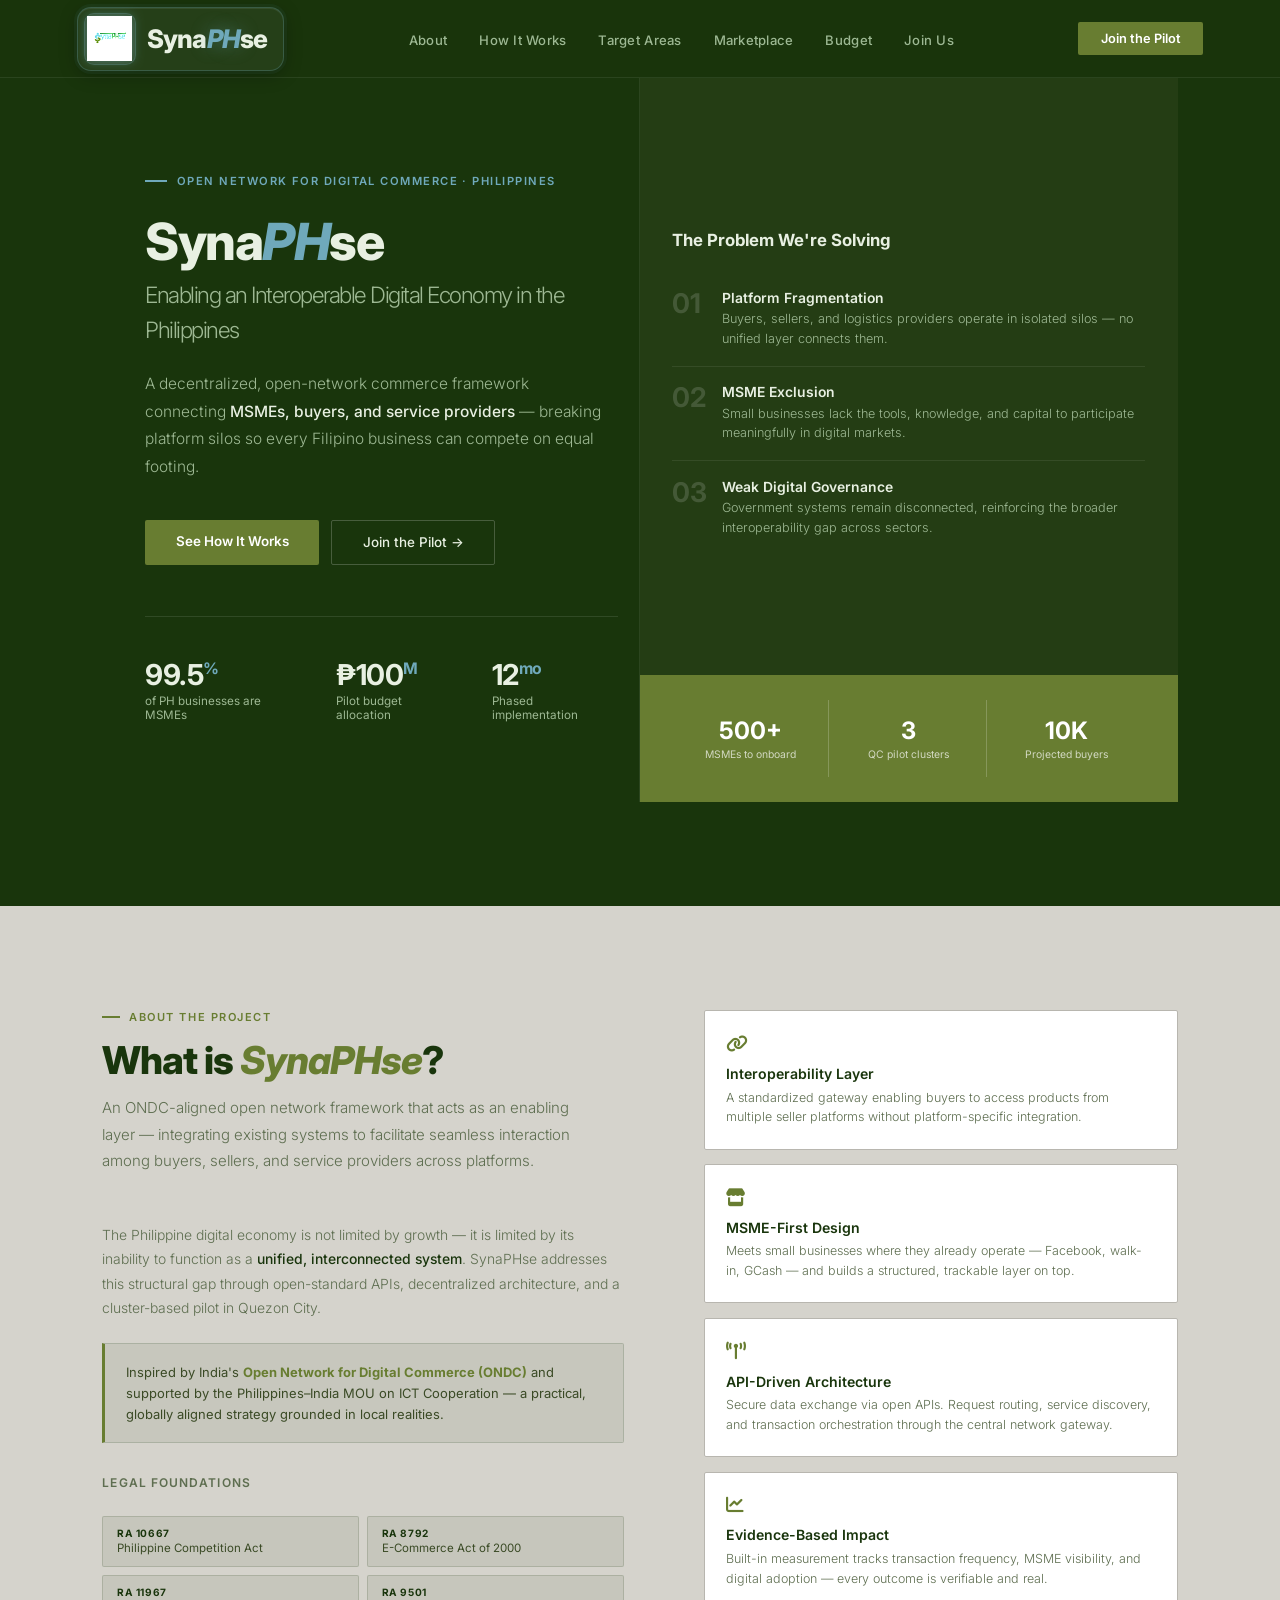
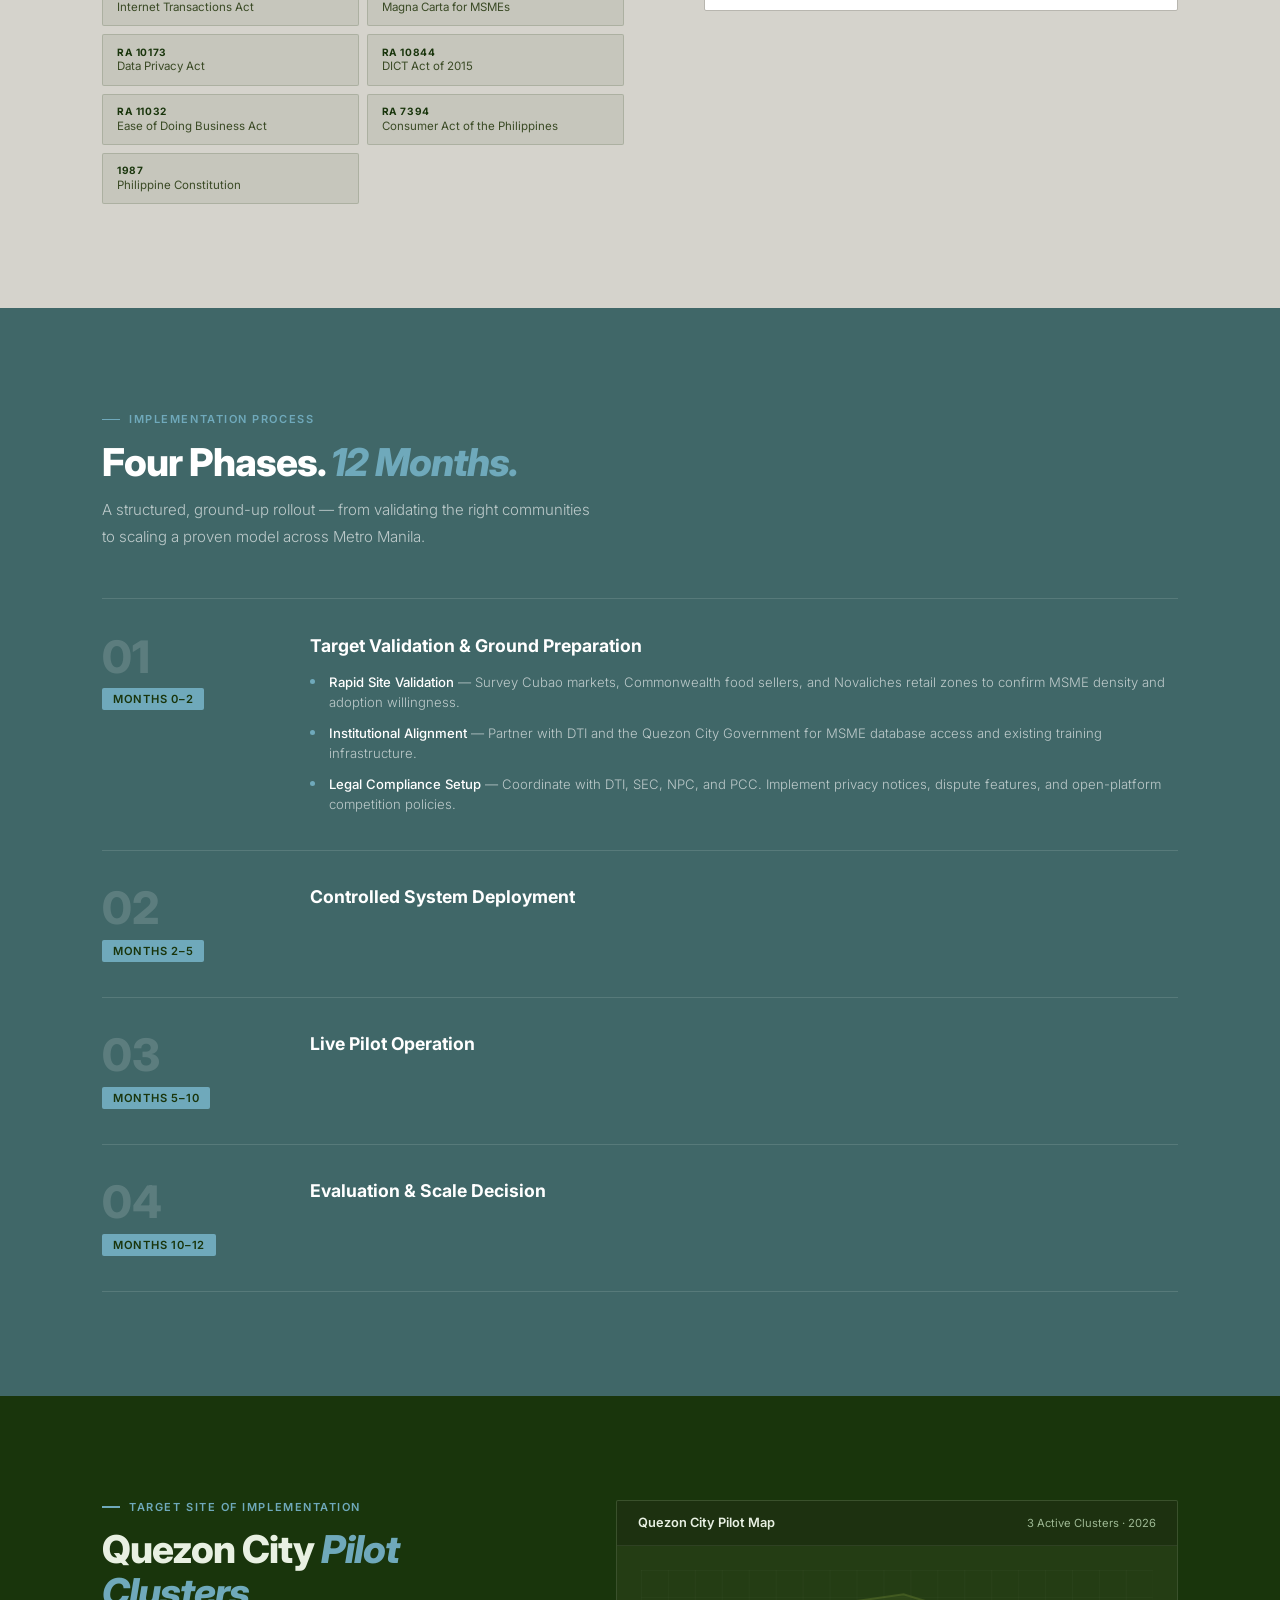
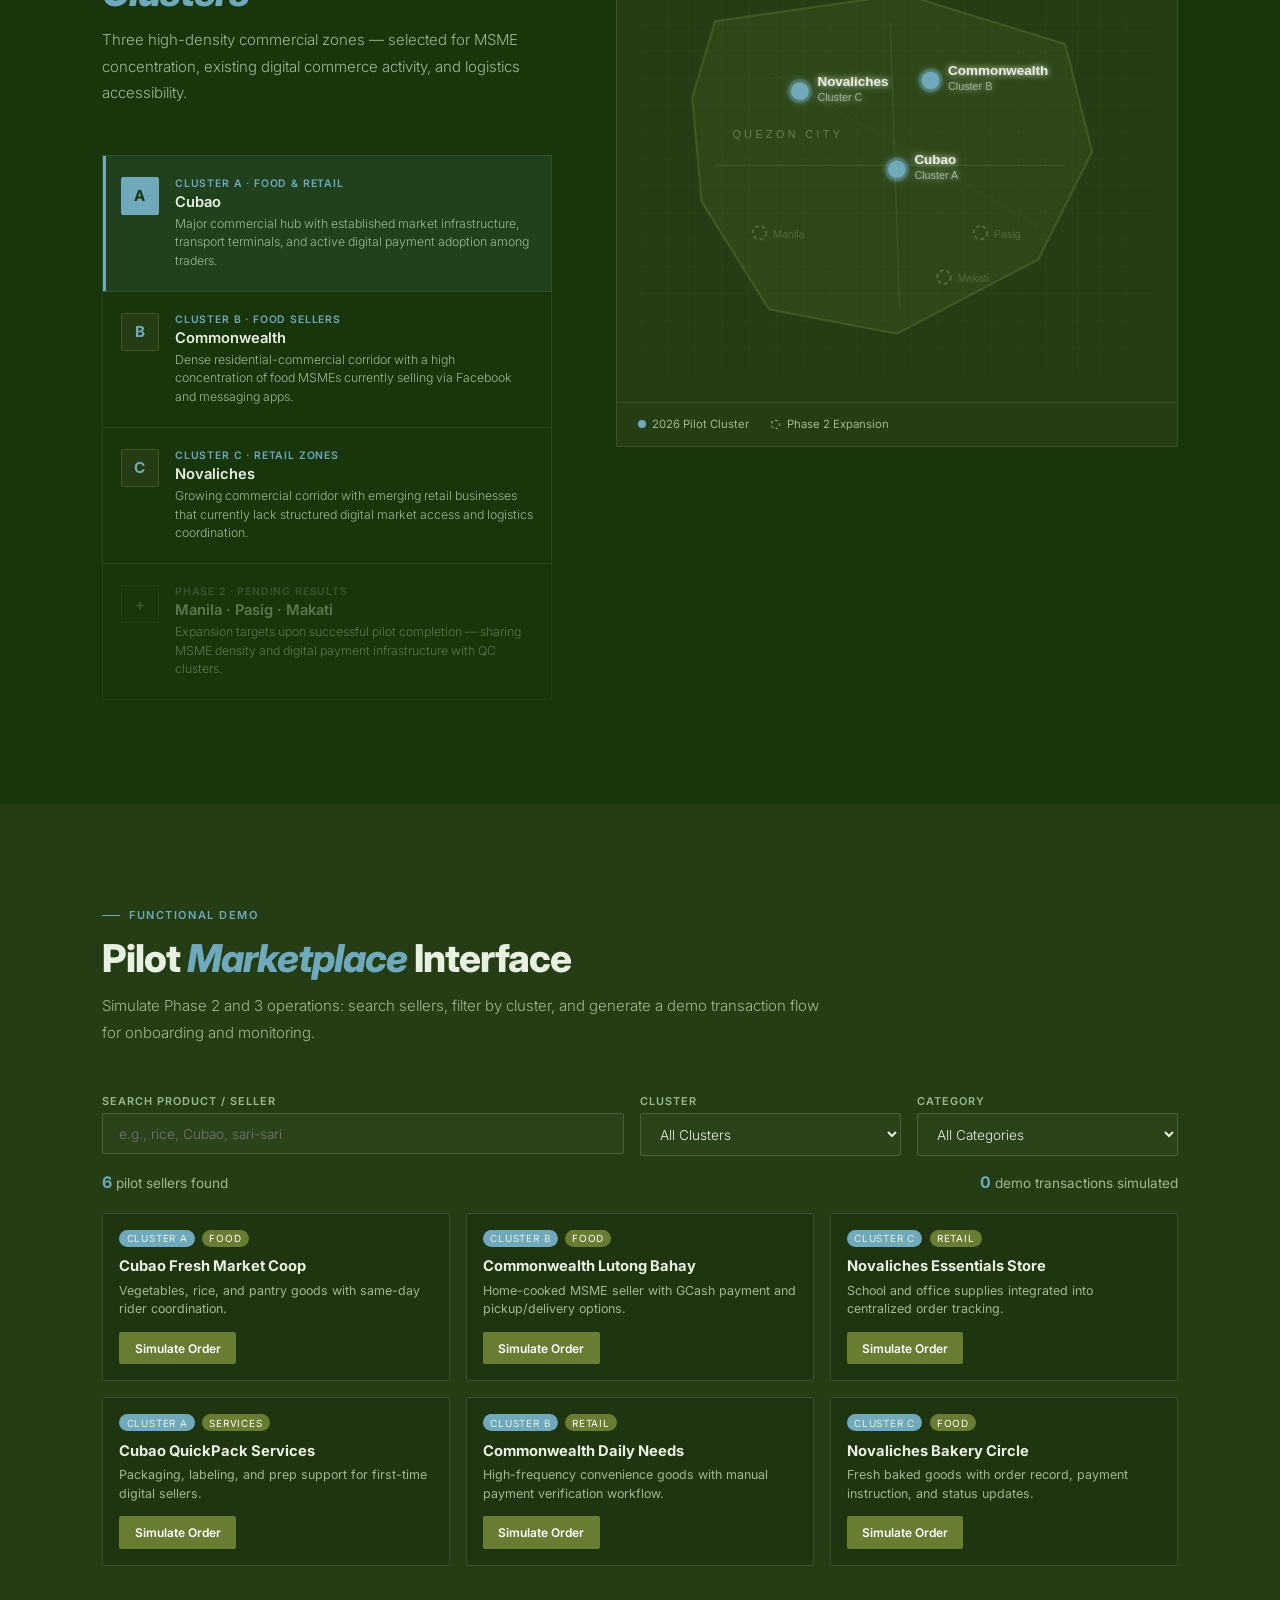
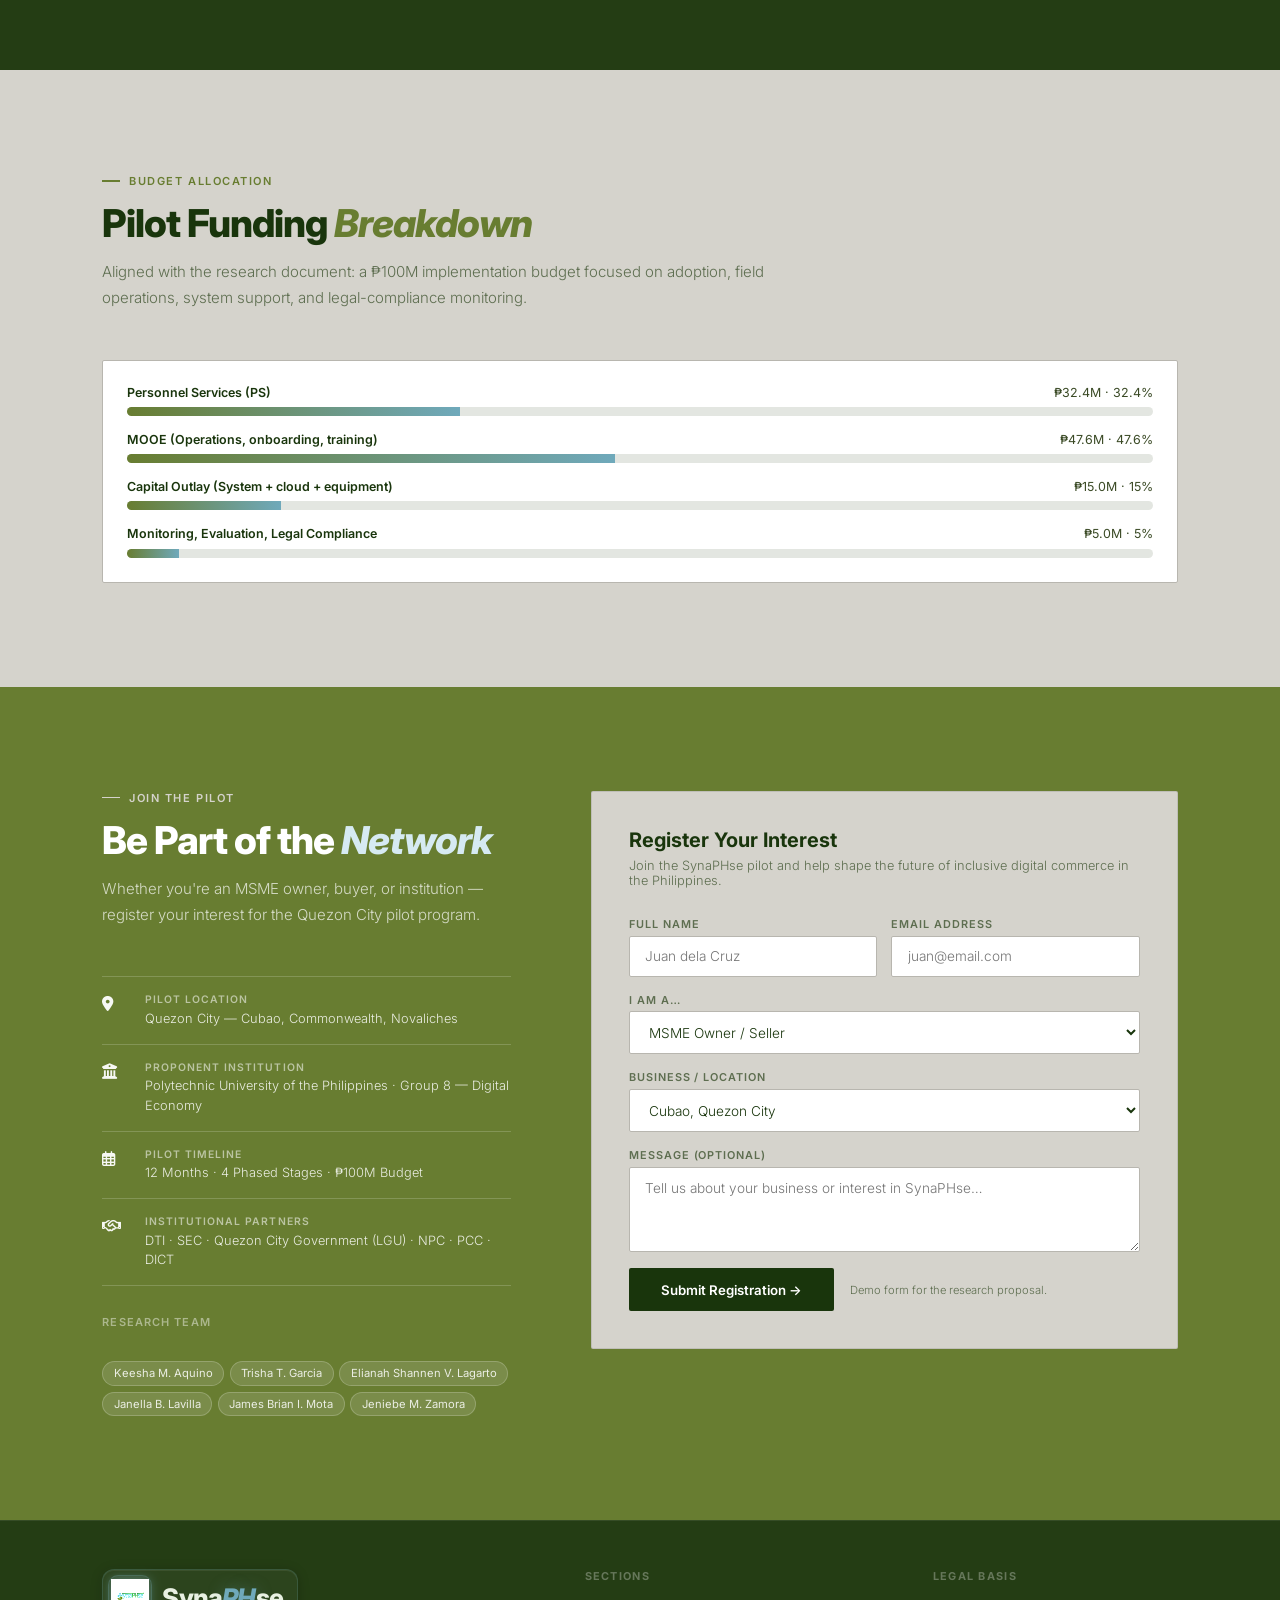
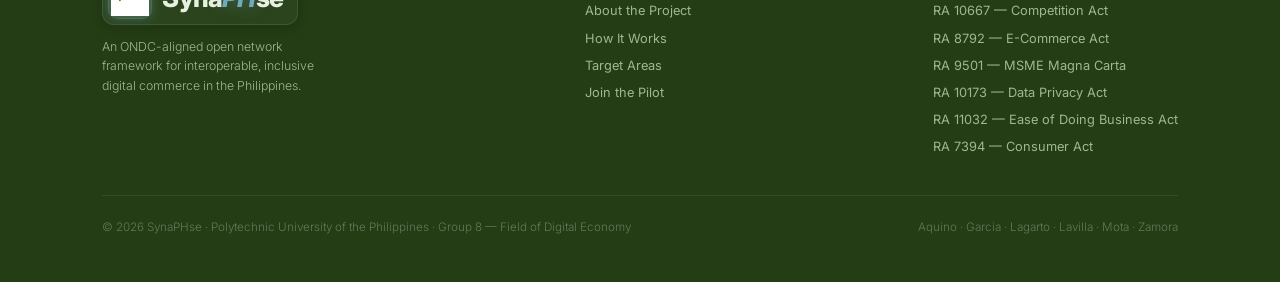
<file: index.html>
<!doctype html>
<html lang="en">
  <head>
    <meta charset="UTF-8" />
    <meta name="viewport" content="width=device-width, initial-scale=1.0" />
    <title>SynaPHse — Open Network for Digital Commerce</title>
    <link
      href="https://fonts.googleapis.com/css2?family=Inter:wght@300;400;500;600;700;800&display=swap"
      rel="stylesheet"
    />
    <link rel="stylesheet" href="style.css" />
    <link
      rel="stylesheet"
      href="https://cdnjs.cloudflare.com/ajax/libs/font-awesome/6.5.2/css/all.min.css"
      integrity="sha512-SnH5WK+bZxgPHs44uWix+LLJAJ9/2PKZ5QiAj6Ta86w+fsb2TkR4j8R2R4tS1Qn4QxP9Q58x4R9E2E1zYtR2g=="
      crossorigin="anonymous"
      referrerpolicy="no-referrer"
    />
  </head>
  <body>
    <nav>
      <a class="logo" href="#">
        <span class="logo-mark">
          <img src="assets/logo.png" alt="SynaPHse logo" class="logo-img" />
        </span>
        <span class="logo-text">Syna<em>PH</em>se</span>
      </a>
      <button
        class="menu-toggle"
        id="menuToggle"
        aria-label="Toggle menu"
        aria-expanded="false"
      >
        <i class="fa-solid fa-bars"></i>
      </button>
      <ul class="nav-links" id="navLinks">
        <li><a href="#about">About</a></li>
        <li><a href="#how">How It Works</a></li>
        <li><a href="#areas">Target Areas</a></li>
        <li><a href="#market">Marketplace</a></li>
        <li><a href="#budget">Budget</a></li>
        <li><a href="#contact">Join Us</a></li>
      </ul>
      <button class="nav-btn" id="joinPilotBtn">Join the Pilot</button>
    </nav>

    <!-- ══ HERO — Phthalo Green ══ -->
    <section id="hero">
      <div class="hero-l">
        <div class="eyebrow">
          Open Network for Digital Commerce · Philippines
        </div>
        <h1>
          Syna<em>PH</em>se
          <span class="h1-sub"
            >Enabling an Interoperable Digital Economy in the Philippines</span
          >
        </h1>
        <p class="hero-desc">
          A decentralized, open-network commerce framework connecting
          <strong>MSMEs, buyers, and service providers</strong> — breaking
          platform silos so every Filipino business can compete on equal
          footing.
        </p>
        <div class="hero-btns">
          <a href="#how" class="btn-p">See How It Works</a>
          <a href="#contact" class="btn-s">Join the Pilot →</a>
        </div>
        <div class="hero-kpis">
          <div>
            <div class="kpi-n">99.5<sup>%</sup></div>
            <div class="kpi-l">of PH businesses are MSMEs</div>
          </div>
          <div>
            <div class="kpi-n">₱100<sup>M</sup></div>
            <div class="kpi-l">Pilot budget allocation</div>
          </div>
          <div>
            <div class="kpi-n">12<sup>mo</sup></div>
            <div class="kpi-l">Phased implementation</div>
          </div>
        </div>
      </div>

      <div class="hero-r">
        <div class="hero-r-body">
          <h3>The Problem We're Solving</h3>
          <div class="prob-row">
            <div class="prob-n">01</div>
            <div class="prob-t">
              <h4>Platform Fragmentation</h4>
              <p>
                Buyers, sellers, and logistics providers operate in isolated
                silos — no unified layer connects them.
              </p>
            </div>
          </div>
          <div class="prob-row">
            <div class="prob-n">02</div>
            <div class="prob-t">
              <h4>MSME Exclusion</h4>
              <p>
                Small businesses lack the tools, knowledge, and capital to
                participate meaningfully in digital markets.
              </p>
            </div>
          </div>
          <div class="prob-row">
            <div class="prob-n">03</div>
            <div class="prob-t">
              <h4>Weak Digital Governance</h4>
              <p>
                Government systems remain disconnected, reinforcing the broader
                interoperability gap across sectors.
              </p>
            </div>
          </div>
        </div>
        <div class="hero-strip">
          <div class="strip-cell">
            <div class="strip-big">500+</div>
            <div class="strip-lbl">MSMEs to onboard</div>
          </div>
          <div class="strip-cell">
            <div class="strip-big">3</div>
            <div class="strip-lbl">QC pilot clusters</div>
          </div>
          <div class="strip-cell">
            <div class="strip-big">10K</div>
            <div class="strip-lbl">Projected buyers</div>
          </div>
        </div>
      </div>
    </section>

    <!-- ══ ABOUT — Light Gray ══ -->
    <section id="about">
      <div class="about-g">
        <div class="reveal">
          <div class="s-ey">About the Project</div>
          <h2>What is <em>SynaPHse</em>?</h2>
          <p class="s-desc">
            An ONDC-aligned open network framework that acts as an enabling
            layer — integrating existing systems to facilitate seamless
            interaction among buyers, sellers, and service providers across
            platforms.
          </p>
          <p
            style="
              font-size: 0.87rem;
              color: var(--on-light-3);
              line-height: 1.76;
              font-weight: 300;
              margin-bottom: 0;
            "
          >
            The Philippine digital economy is not limited by growth — it is
            limited by its inability to function as a
            <strong style="color: var(--on-light); font-weight: 500"
              >unified, interconnected system</strong
            >. SynaPHse addresses this structural gap through open-standard
            APIs, decentralized architecture, and a cluster-based pilot in
            Quezon City.
          </p>
          <div class="callout">
            <p>
              Inspired by India's
              <strong>Open Network for Digital Commerce (ONDC)</strong> and
              supported by the Philippines–India MOU on ICT Cooperation — a
              practical, globally aligned strategy grounded in local realities.
            </p>
          </div>
          <h4
            style="
              font-size: 0.75rem;
              font-weight: 600;
              color: var(--on-light-3);
              letter-spacing: 0.09em;
              text-transform: uppercase;
              margin: 2rem 0 0.75rem;
            "
          >
            Legal Foundations
          </h4>
          <div class="law-grid">
            <div class="law-chip">
              <div class="ra">RA 10667</div>
              <div class="nm">Philippine Competition Act</div>
            </div>
            <div class="law-chip">
              <div class="ra">RA 8792</div>
              <div class="nm">E-Commerce Act of 2000</div>
            </div>
            <div class="law-chip">
              <div class="ra">RA 11967</div>
              <div class="nm">Internet Transactions Act</div>
            </div>
            <div class="law-chip">
              <div class="ra">RA 9501</div>
              <div class="nm">Magna Carta for MSMEs</div>
            </div>
            <div class="law-chip">
              <div class="ra">RA 10173</div>
              <div class="nm">Data Privacy Act</div>
            </div>
            <div class="law-chip">
              <div class="ra">RA 10844</div>
              <div class="nm">DICT Act of 2015</div>
            </div>
            <div class="law-chip">
              <div class="ra">RA 11032</div>
              <div class="nm">Ease of Doing Business Act</div>
            </div>
            <div class="law-chip">
              <div class="ra">RA 7394</div>
              <div class="nm">Consumer Act of the Philippines</div>
            </div>
            <div class="law-chip">
              <div class="ra">1987</div>
              <div class="nm">Philippine Constitution</div>
            </div>
          </div>
        </div>

        <div class="about-cards">
          <div class="acard reveal">
            <div class="acard-ico"><i class="fa-solid fa-link"></i></div>
            <h4>Interoperability Layer</h4>
            <p>
              A standardized gateway enabling buyers to access products from
              multiple seller platforms without platform-specific integration.
            </p>
          </div>
          <div class="acard reveal">
            <div class="acard-ico"><i class="fa-solid fa-store"></i></div>
            <h4>MSME-First Design</h4>
            <p>
              Meets small businesses where they already operate — Facebook,
              walk-in, GCash — and builds a structured, trackable layer on top.
            </p>
          </div>
          <div class="acard reveal">
            <div class="acard-ico">
              <i class="fa-solid fa-tower-broadcast"></i>
            </div>
            <h4>API-Driven Architecture</h4>
            <p>
              Secure data exchange via open APIs. Request routing, service
              discovery, and transaction orchestration through the central
              network gateway.
            </p>
          </div>
          <div class="acard reveal">
            <div class="acard-ico"><i class="fa-solid fa-chart-line"></i></div>
            <h4>Evidence-Based Impact</h4>
            <p>
              Built-in measurement tracks transaction frequency, MSME
              visibility, and digital adoption — every outcome is verifiable and
              real.
            </p>
          </div>
        </div>
      </div>
    </section>

    <!-- ══ HOW IT WORKS — Deep Space Sparkle ══ -->
    <section id="how">
      <div class="s-ey reveal">Implementation Process</div>
      <h2 class="reveal">Four Phases. <em>12 Months.</em></h2>
      <p class="s-desc reveal">
        A structured, ground-up rollout — from validating the right communities
        to scaling a proven model across Metro Manila.
      </p>

      <div class="timeline">
        <div class="phase reveal is-open">
          <div>
            <div class="ph-num">01</div>
            <div class="ph-tag">Months 0–2</div>
          </div>
          <div>
            <div class="ph-title">Target Validation & Ground Preparation</div>
            <div class="ph-steps">
              <div class="ps">
                <div class="ps-dot"></div>
                <p>
                  <strong>Rapid Site Validation</strong> — Survey Cubao markets,
                  Commonwealth food sellers, and Novaliches retail zones to
                  confirm MSME density and adoption willingness.
                </p>
              </div>
              <div class="ps">
                <div class="ps-dot"></div>
                <p>
                  <strong>Institutional Alignment</strong> — Partner with DTI
                  and the Quezon City Government for MSME database access and
                  existing training infrastructure.
                </p>
              </div>
              <div class="ps">
                <div class="ps-dot"></div>
                <p>
                  <strong>Legal Compliance Setup</strong> — Coordinate with DTI,
                  SEC, NPC, and PCC. Implement privacy notices, dispute
                  features, and open-platform competition policies.
                </p>
              </div>
            </div>
          </div>
        </div>
        <div class="phase reveal">
          <div>
            <div class="ph-num">02</div>
            <div class="ph-tag">Months 2–5</div>
          </div>
          <div>
            <div class="ph-title">Controlled System Deployment</div>
            <div class="ph-steps">
              <div class="ps">
                <div class="ps-dot"></div>
                <p>
                  <strong>Deploy SynaPHse Platform</strong> — Launch the gateway
                  ("Tap to Join"), buyer search interface, and MSME seller
                  onboarding form.
                </p>
              </div>
              <div class="ps">
                <div class="ps-dot"></div>
                <p>
                  <strong>MSME Onboarding</strong> — Field teams visit markets
                  physically, register sellers on-site, and train on listing
                  products and receiving orders.
                </p>
              </div>
              <div class="ps">
                <div class="ps-dot"></div>
                <p>
                  <strong>Soft Integration</strong> — Collect seller payment
                  details (GCash/Maya), generate order records, coordinate
                  delivery via Grab/Lalamove/LBC externally.
                </p>
              </div>
            </div>
          </div>
        </div>
        <div class="phase reveal">
          <div>
            <div class="ph-num">03</div>
            <div class="ph-tag">Months 5–10</div>
          </div>
          <div>
            <div class="ph-title">Live Pilot Operation</div>
            <div class="ph-steps">
              <div class="ps">
                <div class="ps-dot"></div>
                <p>
                  <strong>Real Transactions Begin</strong> — Buyers discover
                  sellers across all three QC clusters through a single
                  platform; tracked order records generated for every
                  transaction.
                </p>
              </div>
              <div class="ps">
                <div class="ps-dot"></div>
                <p>
                  <strong>Payment & Delivery Flow</strong> — GCash/Maya payments
                  processed externally; sellers verify receipt and update order
                  status within SynaPHse. Delivery via Grab/LBC.
                </p>
              </div>
              <div class="ps">
                <div class="ps-dot"></div>
                <p>
                  <strong>Measurement System</strong> — Weekly transaction
                  summaries and monthly MSME performance reports track income,
                  visibility, and digital adoption in real time.
                </p>
              </div>
            </div>
          </div>
        </div>
        <div class="phase reveal">
          <div>
            <div class="ph-num">04</div>
            <div class="ph-tag">Months 10–12</div>
          </div>
          <div>
            <div class="ph-title">Evaluation & Scale Decision</div>
            <div class="ph-steps">
              <div class="ps">
                <div class="ps-dot"></div>
                <p>
                  <strong>Impact Assessment</strong> — Evaluate MSME income
                  growth, transaction volume increase, and digital adoption
                  levels based on actual platform data and user feedback.
                </p>
              </div>
              <div class="ps">
                <div class="ps-dot"></div>
                <p>
                  <strong>Scale Decision</strong> — If benchmarks are met,
                  replicate in Manila, Pasig, and Makati — sharing MSME density
                  and digital payment infrastructure with QC clusters.
                </p>
              </div>
              <div class="ps">
                <div class="ps-dot"></div>
                <p>
                  <strong>Long-Term Vision</strong> — Transition toward
                  API-based automation and nationwide interoperability with
                  additional funding and institutional support.
                </p>
              </div>
            </div>
          </div>
        </div>
      </div>
    </section>

    <!-- ══ TARGET AREAS — Phthalo Green ══ -->
    <section id="areas">
      <div class="areas-g">
        <div>
          <div class="s-ey reveal">Target Site of Implementation</div>
          <h2 class="reveal">Quezon City <em>Pilot Clusters</em></h2>
          <p class="s-desc reveal">
            Three high-density commercial zones — selected for MSME
            concentration, existing digital commerce activity, and logistics
            accessibility.
          </p>
          <div class="clusters">
            <div
              class="clust active reveal"
              data-cluster="0"
              tabindex="0"
              role="button"
              aria-label="Show Cluster A details"
            >
              <div class="clust-badge">A</div>
              <div class="clust-info">
                <span class="ctag">Cluster A · Food & Retail</span>
                <h4>Cubao</h4>
                <p>
                  Major commercial hub with established market infrastructure,
                  transport terminals, and active digital payment adoption among
                  traders.
                </p>
              </div>
            </div>
            <div
              class="clust reveal"
              data-cluster="1"
              tabindex="0"
              role="button"
              aria-label="Show Cluster B details"
            >
              <div class="clust-badge">B</div>
              <div class="clust-info">
                <span class="ctag">Cluster B · Food Sellers</span>
                <h4>Commonwealth</h4>
                <p>
                  Dense residential-commercial corridor with a high
                  concentration of food MSMEs currently selling via Facebook and
                  messaging apps.
                </p>
              </div>
            </div>
            <div
              class="clust reveal"
              data-cluster="2"
              tabindex="0"
              role="button"
              aria-label="Show Cluster C details"
            >
              <div class="clust-badge">C</div>
              <div class="clust-info">
                <span class="ctag">Cluster C · Retail Zones</span>
                <h4>Novaliches</h4>
                <p>
                  Growing commercial corridor with emerging retail businesses
                  that currently lack structured digital market access and
                  logistics coordination.
                </p>
              </div>
            </div>
            <div class="clust reveal" style="opacity: 0.5; cursor: default">
              <div
                class="clust-badge"
                style="
                  background: transparent;
                  color: rgba(255, 255, 255, 0.3);
                  border-color: rgba(255, 255, 255, 0.1);
                "
              >
                +
              </div>
              <div class="clust-info">
                <span class="ctag" style="color: rgba(255, 255, 255, 0.3)"
                  >Phase 2 · Pending Results</span
                >
                <h4 style="color: var(--on-dark-muted)">
                  Manila · Pasig · Makati
                </h4>
                <p>
                  Expansion targets upon successful pilot completion — sharing
                  MSME density and digital payment infrastructure with QC
                  clusters.
                </p>
              </div>
            </div>
          </div>
        </div>

        <div class="mapbox reveal">
          <div class="map-hdr">
            <h4>Quezon City Pilot Map</h4>
            <span>3 Active Clusters · 2026</span>
          </div>
          <div class="map-body">
            <svg
              viewBox="0 0 380 300"
              xmlns="http://www.w3.org/2000/svg"
              style="width: 100%; height: auto"
            >
              <defs>
                <pattern
                  id="g"
                  width="20"
                  height="20"
                  patternUnits="userSpaceOnUse"
                >
                  <path
                    d="M20 0L0 0 0 20"
                    fill="none"
                    stroke="rgba(255,255,255,0.06)"
                    stroke-width="0.5"
                  />
                </pattern>
                <filter id="glow">
                  <feGaussianBlur stdDeviation="2.5" result="b" />
                  <feMerge>
                    <feMergeNode in="b" />
                    <feMergeNode in="SourceGraphic" />
                  </feMerge>
                </filter>
              </defs>
              <rect width="380" height="300" fill="url(#g)" />
              <!-- QC boundary -->
              <polygon
                points="55,38 195,18 315,55 335,135 295,215 190,270 95,252 45,172 38,95"
                fill="rgba(104,125,49,0.15)"
                stroke="rgba(104,125,49,0.4)"
                stroke-width="1.5"
              />
              <!-- Roads -->
              <line
                x1="55"
                y1="145"
                x2="315"
                y2="145"
                stroke="rgba(255,255,255,0.07)"
                stroke-width="1"
              />
              <line
                x1="185"
                y1="38"
                x2="192"
                y2="252"
                stroke="rgba(255,255,255,0.07)"
                stroke-width="1"
              />
              <line
                x1="95"
                y1="75"
                x2="295"
                y2="190"
                stroke="rgba(255,255,255,0.05)"
                stroke-width="0.6"
              />
              <!-- Active Pins -->
              <g id="pin0" filter="url(#glow)">
                <circle
                  cx="190"
                  cy="148"
                  r="9"
                  fill="#6FA9BB"
                  fill-opacity="0.25"
                />
                <circle cx="190" cy="148" r="6.5" fill="#6FA9BB" id="dot0" />
                <text
                  x="203"
                  y="144"
                  font-family="'Outfit',sans-serif"
                  font-size="10"
                  font-weight="600"
                  fill="#e8f0e2"
                >
                  Cubao
                </text>
                <text
                  x="203"
                  y="155"
                  font-family="'Outfit',sans-serif"
                  font-size="8"
                  fill="#9db893"
                >
                  Cluster A
                </text>
              </g>
              <g id="pin1" filter="url(#glow)">
                <circle
                  cx="215"
                  cy="82"
                  r="9"
                  fill="#6FA9BB"
                  fill-opacity="0.25"
                />
                <circle cx="215" cy="82" r="6.5" fill="#6FA9BB" id="dot1" />
                <text
                  x="228"
                  y="78"
                  font-family="'Outfit',sans-serif"
                  font-size="10"
                  font-weight="600"
                  fill="#e8f0e2"
                >
                  Commonwealth
                </text>
                <text
                  x="228"
                  y="89"
                  font-family="'Outfit',sans-serif"
                  font-size="8"
                  fill="#9db893"
                >
                  Cluster B
                </text>
              </g>
              <g id="pin2" filter="url(#glow)">
                <circle
                  cx="118"
                  cy="90"
                  r="9"
                  fill="#6FA9BB"
                  fill-opacity="0.25"
                />
                <circle cx="118" cy="90" r="6.5" fill="#6FA9BB" id="dot2" />
                <text
                  x="131"
                  y="86"
                  font-family="'Outfit',sans-serif"
                  font-size="10"
                  font-weight="600"
                  fill="#e8f0e2"
                >
                  Novaliches
                </text>
                <text
                  x="131"
                  y="97"
                  font-family="'Outfit',sans-serif"
                  font-size="8"
                  fill="#9db893"
                >
                  Cluster C
                </text>
              </g>
              <!-- Future -->
              <g opacity="0.3">
                <circle
                  cx="88"
                  cy="195"
                  r="5"
                  fill="none"
                  stroke="#9db893"
                  stroke-width="1.5"
                  stroke-dasharray="3,2"
                />
                <text
                  x="98"
                  y="199"
                  font-family="'Outfit',sans-serif"
                  font-size="8"
                  fill="#9db893"
                >
                  Manila
                </text>
              </g>
              <g opacity="0.3">
                <circle
                  cx="252"
                  cy="195"
                  r="5"
                  fill="none"
                  stroke="#9db893"
                  stroke-width="1.5"
                  stroke-dasharray="3,2"
                />
                <text
                  x="262"
                  y="199"
                  font-family="'Outfit',sans-serif"
                  font-size="8"
                  fill="#9db893"
                >
                  Pasig
                </text>
              </g>
              <g opacity="0.3">
                <circle
                  cx="225"
                  cy="228"
                  r="5"
                  fill="none"
                  stroke="#9db893"
                  stroke-width="1.5"
                  stroke-dasharray="3,2"
                />
                <text
                  x="235"
                  y="232"
                  font-family="'Outfit',sans-serif"
                  font-size="8"
                  fill="#9db893"
                >
                  Makati
                </text>
              </g>
              <text
                x="68"
                y="125"
                font-family="'Outfit',sans-serif"
                font-size="8"
                fill="#9db893"
                letter-spacing="2.5"
                opacity="0.5"
              >
                QUEZON CITY
              </text>
            </svg>
          </div>
          <div class="map-leg">
            <div class="leg-i">
              <div class="leg-dot" style="background: #6fa9bb"></div>
              2026 Pilot Cluster
            </div>
            <div class="leg-i">
              <div
                style="
                  width: 9px;
                  height: 9px;
                  border-radius: 50%;
                  border: 1.5px dashed #9db893;
                "
              ></div>
              Phase 2 Expansion
            </div>
          </div>
        </div>
      </div>
    </section>

    <!-- ══ PILOT MARKETPLACE DEMO ══ -->
    <section id="market">
      <div class="s-ey reveal">Functional Demo</div>
      <h2 class="reveal">Pilot <em>Marketplace</em> Interface</h2>
      <p class="s-desc reveal">
        Simulate Phase 2 and 3 operations: search sellers, filter by cluster,
        and generate a demo transaction flow for onboarding and monitoring.
      </p>

      <div class="market-tools reveal">
        <div class="ff">
          <label for="marketSearch">Search Product / Seller</label>
          <input
            id="marketSearch"
            type="text"
            placeholder="e.g., rice, Cubao, sari-sari"
          />
        </div>
        <div class="ff">
          <label for="marketCluster">Cluster</label>
          <select id="marketCluster">
            <option value="all">All Clusters</option>
            <option value="A">Cluster A · Cubao</option>
            <option value="B">Cluster B · Commonwealth</option>
            <option value="C">Cluster C · Novaliches</option>
          </select>
        </div>
        <div class="ff">
          <label for="marketCategory">Category</label>
          <select id="marketCategory">
            <option value="all">All Categories</option>
            <option value="Food">Food</option>
            <option value="Retail">Retail</option>
            <option value="Services">Services</option>
          </select>
        </div>
      </div>

      <div class="market-summary reveal">
        <p><strong id="resultCount">0</strong> pilot sellers found</p>
        <p><strong id="demoOrders">0</strong> demo transactions simulated</p>
      </div>

      <div class="market-grid" id="marketGrid">
        <article
          class="mcard reveal"
          data-cluster="A"
          data-category="Food"
          data-search="Cubao Fresh Market rice vegetables food"
        >
          <div class="mcard-top">
            <span class="mchip">Cluster A</span>
            <span class="mchip mchip-alt">Food</span>
          </div>
          <h4>Cubao Fresh Market Coop</h4>
          <p>
            Vegetables, rice, and pantry goods with same-day rider coordination.
          </p>
          <button class="btn-p demo-order-btn" type="button">
            Simulate Order
          </button>
        </article>
        <article
          class="mcard reveal"
          data-cluster="B"
          data-category="Food"
          data-search="Commonwealth Lutong Bahay meals food karinderya"
        >
          <div class="mcard-top">
            <span class="mchip">Cluster B</span>
            <span class="mchip mchip-alt">Food</span>
          </div>
          <h4>Commonwealth Lutong Bahay</h4>
          <p>
            Home-cooked MSME seller with GCash payment and pickup/delivery
            options.
          </p>
          <button class="btn-p demo-order-btn" type="button">
            Simulate Order
          </button>
        </article>
        <article
          class="mcard reveal"
          data-cluster="C"
          data-category="Retail"
          data-search="Novaliches Essentials retail school office supplies"
        >
          <div class="mcard-top">
            <span class="mchip">Cluster C</span>
            <span class="mchip mchip-alt">Retail</span>
          </div>
          <h4>Novaliches Essentials Store</h4>
          <p>
            School and office supplies integrated into centralized order
            tracking.
          </p>
          <button class="btn-p demo-order-btn" type="button">
            Simulate Order
          </button>
        </article>
        <article
          class="mcard reveal"
          data-cluster="A"
          data-category="Services"
          data-search="Cubao QuickPack service packaging label printing"
        >
          <div class="mcard-top">
            <span class="mchip">Cluster A</span>
            <span class="mchip mchip-alt">Services</span>
          </div>
          <h4>Cubao QuickPack Services</h4>
          <p>
            Packaging, labeling, and prep support for first-time digital
            sellers.
          </p>
          <button class="btn-p demo-order-btn" type="button">
            Simulate Order
          </button>
        </article>
        <article
          class="mcard reveal"
          data-cluster="B"
          data-category="Retail"
          data-search="Commonwealth Daily Needs retail convenience goods"
        >
          <div class="mcard-top">
            <span class="mchip">Cluster B</span>
            <span class="mchip mchip-alt">Retail</span>
          </div>
          <h4>Commonwealth Daily Needs</h4>
          <p>
            High-frequency convenience goods with manual payment verification
            workflow.
          </p>
          <button class="btn-p demo-order-btn" type="button">
            Simulate Order
          </button>
        </article>
        <article
          class="mcard reveal"
          data-cluster="C"
          data-category="Food"
          data-search="Novaliches Bakery bread pastries food"
        >
          <div class="mcard-top">
            <span class="mchip">Cluster C</span>
            <span class="mchip mchip-alt">Food</span>
          </div>
          <h4>Novaliches Bakery Circle</h4>
          <p>
            Fresh baked goods with order record, payment instruction, and status
            updates.
          </p>
          <button class="btn-p demo-order-btn" type="button">
            Simulate Order
          </button>
        </article>
      </div>
    </section>

    <!-- ══ BUDGET ALLOCATION ══ -->
    <section id="budget">
      <div class="s-ey reveal">Budget Allocation</div>
      <h2 class="reveal">Pilot Funding <em>Breakdown</em></h2>
      <p class="s-desc reveal">
        Aligned with the research document: a ₱100M implementation budget
        focused on adoption, field operations, system support, and
        legal-compliance monitoring.
      </p>

      <div class="budget-wrap reveal">
        <div class="budget-row">
          <div class="budget-head">
            <strong>Personnel Services (PS)</strong><span>₱32.4M · 32.4%</span>
          </div>
          <div class="budget-bar">
            <div class="budget-fill" data-width="32.4"></div>
          </div>
        </div>
        <div class="budget-row">
          <div class="budget-head">
            <strong>MOOE (Operations, onboarding, training)</strong
            ><span>₱47.6M · 47.6%</span>
          </div>
          <div class="budget-bar">
            <div class="budget-fill" data-width="47.6"></div>
          </div>
        </div>
        <div class="budget-row">
          <div class="budget-head">
            <strong>Capital Outlay (System + cloud + equipment)</strong
            ><span>₱15.0M · 15%</span>
          </div>
          <div class="budget-bar">
            <div class="budget-fill" data-width="15"></div>
          </div>
        </div>
        <div class="budget-row">
          <div class="budget-head">
            <strong>Monitoring, Evaluation, Legal Compliance</strong
            ><span>₱5.0M · 5%</span>
          </div>
          <div class="budget-bar">
            <div class="budget-fill" data-width="5"></div>
          </div>
        </div>
      </div>
    </section>

    <!-- ══ CONTACT — Mustard Green ══ -->
    <section id="contact">
      <div class="contact-g">
        <div>
          <div class="s-ey reveal">Join the Pilot</div>
          <h2 class="reveal">Be Part of the <em>Network</em></h2>
          <p class="s-desc reveal">
            Whether you're an MSME owner, buyer, or institution — register your
            interest for the Quezon City pilot program.
          </p>
          <div class="cmeta reveal">
            <div class="cmi">
              <div class="cmi-ico">
                <i class="fa-solid fa-location-dot"></i>
              </div>
              <div>
                <div class="cmi-lbl">Pilot Location</div>
                <div class="cmi-txt">
                  Quezon City — Cubao, Commonwealth, Novaliches
                </div>
              </div>
            </div>
            <div class="cmi">
              <div class="cmi-ico">
                <i class="fa-solid fa-building-columns"></i>
              </div>
              <div>
                <div class="cmi-lbl">Proponent Institution</div>
                <div class="cmi-txt">
                  Polytechnic University of the Philippines · Group 8 — Digital
                  Economy
                </div>
              </div>
            </div>
            <div class="cmi">
              <div class="cmi-ico">
                <i class="fa-regular fa-calendar-days"></i>
              </div>
              <div>
                <div class="cmi-lbl">Pilot Timeline</div>
                <div class="cmi-txt">
                  12 Months · 4 Phased Stages · ₱100M Budget
                </div>
              </div>
            </div>
            <div class="cmi">
              <div class="cmi-ico"><i class="fa-regular fa-handshake"></i></div>
              <div>
                <div class="cmi-lbl">Institutional Partners</div>
                <div class="cmi-txt">
                  DTI · SEC · Quezon City Government (LGU) · NPC · PCC · DICT
                </div>
              </div>
            </div>
          </div>
          <p
            style="
              font-size: 0.69rem;
              font-weight: 600;
              letter-spacing: 0.1em;
              text-transform: uppercase;
              color: rgba(255, 255, 255, 0.45);
              margin: 1.8rem 0 0.75rem;
            "
          >
            Research Team
          </p>
          <div class="team-chips reveal">
            <span class="tchip">Keesha M. Aquino</span>
            <span class="tchip">Trisha T. Garcia</span>
            <span class="tchip">Elianah Shannen V. Lagarto</span>
            <span class="tchip">Janella B. Lavilla</span>
            <span class="tchip">James Brian I. Mota</span>
            <span class="tchip">Jeniebe M. Zamora</span>
          </div>
        </div>

        <div class="cform reveal">
          <h3>Register Your Interest</h3>
          <p class="fsub">
            Join the SynaPHse pilot and help shape the future of inclusive
            digital commerce in the Philippines.
          </p>
          <form class="ffields" id="interestForm">
            <div class="f2">
              <div class="ff">
                <label for="fullName">Full Name</label
                ><input
                  id="fullName"
                  name="fullName"
                  type="text"
                  placeholder="Juan dela Cruz"
                  required
                />
              </div>
              <div class="ff">
                <label for="emailAddress">Email Address</label
                ><input
                  id="emailAddress"
                  name="emailAddress"
                  type="email"
                  placeholder="juan@email.com"
                  required
                />
              </div>
            </div>
            <div class="ff">
              <label for="participantType">I am a…</label>
              <select id="participantType" name="participantType">
                <option>MSME Owner / Seller</option>
                <option>Buyer / Consumer</option>
                <option>Government Representative</option>
                <option>NGO / Institution</option>
                <option>Researcher / Student</option>
                <option>Other</option>
              </select>
            </div>
            <div class="ff">
              <label for="businessLocation">Business / Location</label>
              <select id="businessLocation" name="businessLocation">
                <option>Cubao, Quezon City</option>
                <option>Commonwealth, Quezon City</option>
                <option>Novaliches, Quezon City</option>
                <option>Other area in Quezon City</option>
                <option>Outside Quezon City</option>
              </select>
            </div>
            <div class="ff">
              <label for="message">Message (Optional)</label>
              <textarea
                id="message"
                name="message"
                placeholder="Tell us about your business or interest in SynaPHse…"
              ></textarea>
            </div>
            <div class="fsub-btn">
              <button type="submit" class="fsubmit" id="submitBtn">
                Submit Registration →
              </button>
              <p class="fnote">Demo form for the research proposal.</p>
            </div>
          </form>
        </div>
      </div>
    </section>

    <!-- ══ FOOTER ══ -->
    <footer>
      <div class="foot-top">
        <div class="foot-brand">
          <a href="#" class="flogo">
            <span class="logo-mark logo-mark-foot">
              <img src="assets/logo.png" alt="SynaPHse logo" class="logo-img" />
            </span>
            <span class="logo-text">Syna<em>PH</em>se</span>
          </a>
          <p>
            An ONDC-aligned open network framework for interoperable, inclusive
            digital commerce in the Philippines.
          </p>
        </div>
        <div class="foot-col">
          <h5>Sections</h5>
          <ul>
            <li><a href="#about">About the Project</a></li>
            <li><a href="#how">How It Works</a></li>
            <li><a href="#areas">Target Areas</a></li>
            <li><a href="#contact">Join the Pilot</a></li>
          </ul>
        </div>
        <div class="foot-col">
          <h5>Legal Basis</h5>
          <ul>
            <li><a href="#">RA 10667 — Competition Act</a></li>
            <li><a href="#">RA 8792 — E-Commerce Act</a></li>
            <li><a href="#">RA 9501 — MSME Magna Carta</a></li>
            <li><a href="#">RA 10173 — Data Privacy Act</a></li>
            <li><a href="#">RA 11032 — Ease of Doing Business Act</a></li>
            <li><a href="#">RA 7394 — Consumer Act</a></li>
          </ul>
        </div>
      </div>
      <div class="foot-bottom">
        <p>
          © 2026 SynaPHse · Polytechnic University of the Philippines · Group 8
          — Field of Digital Economy
        </p>
        <p>Aquino · Garcia · Lagarto · Lavilla · Mota · Zamora</p>
      </div>
    </footer>

    <script src="script.js"></script>
    <div class="toast" id="toast"></div>
  </body>
</html>
</file>
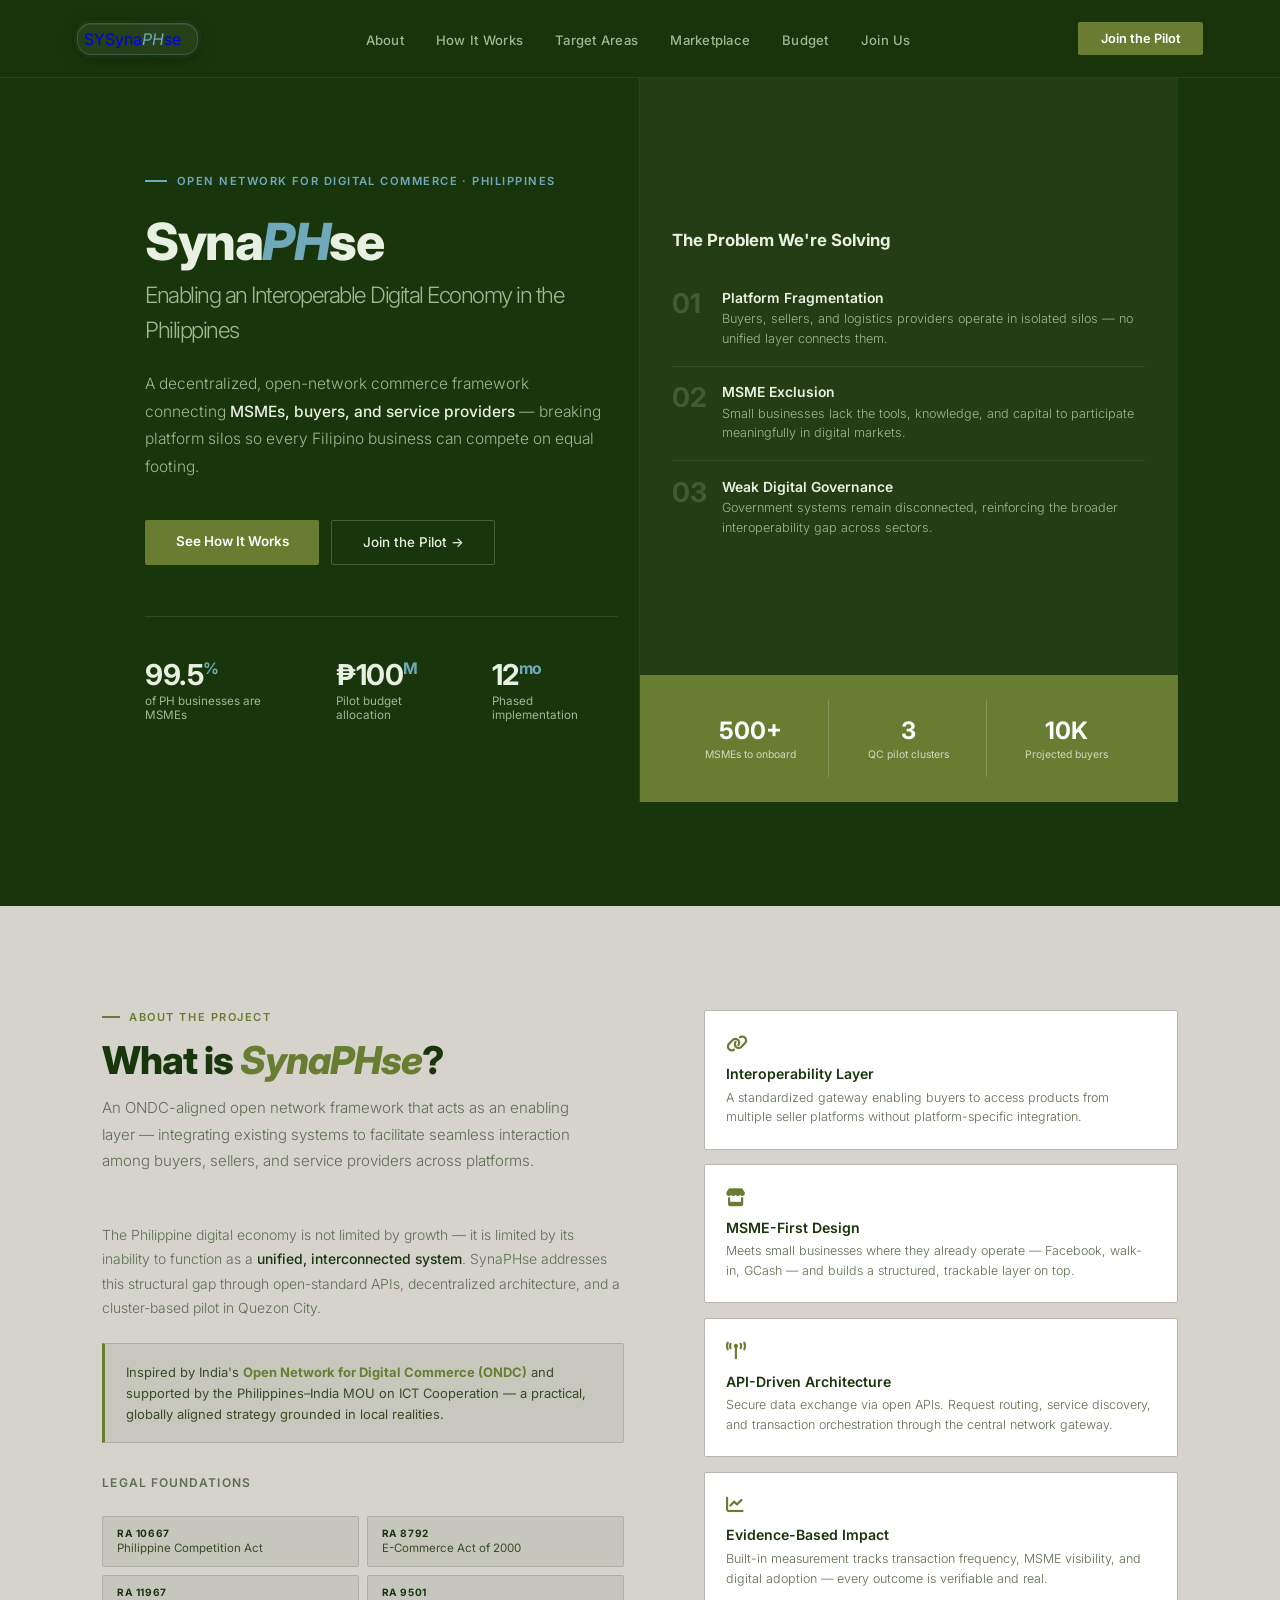
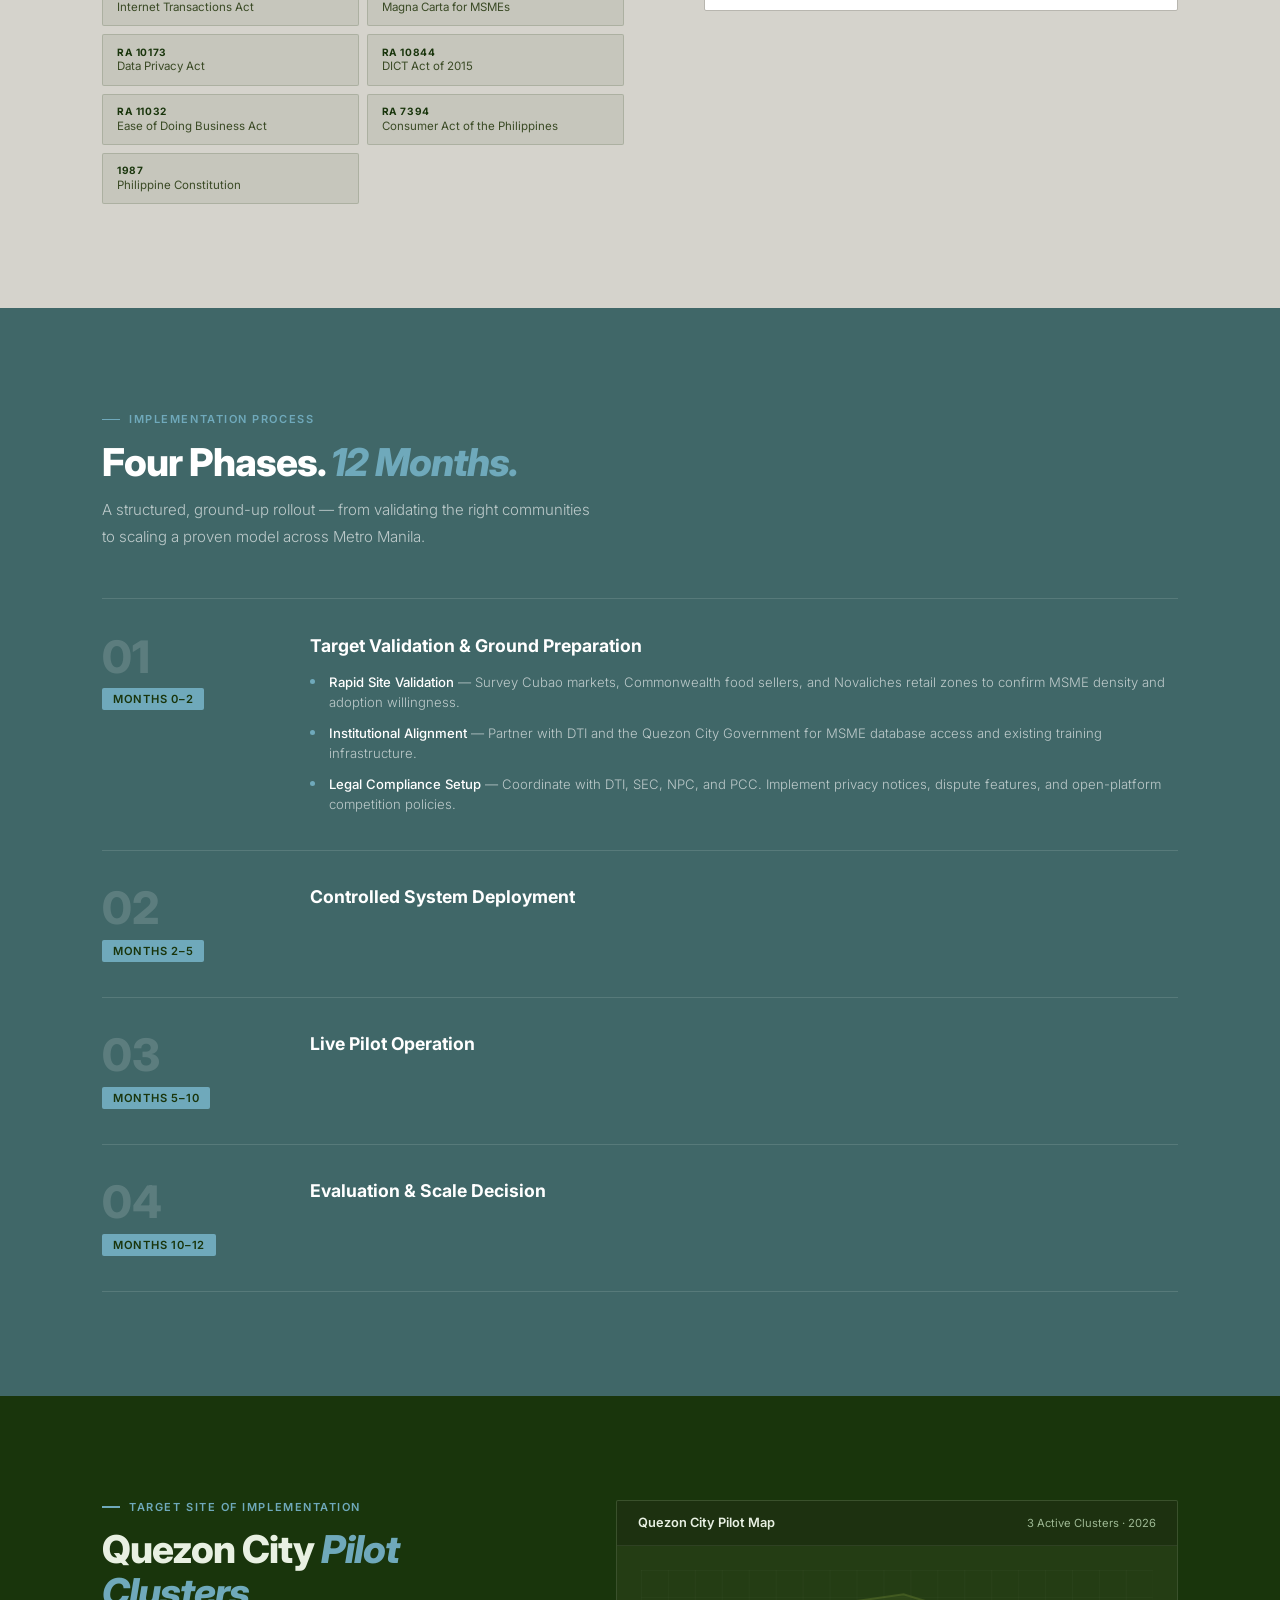
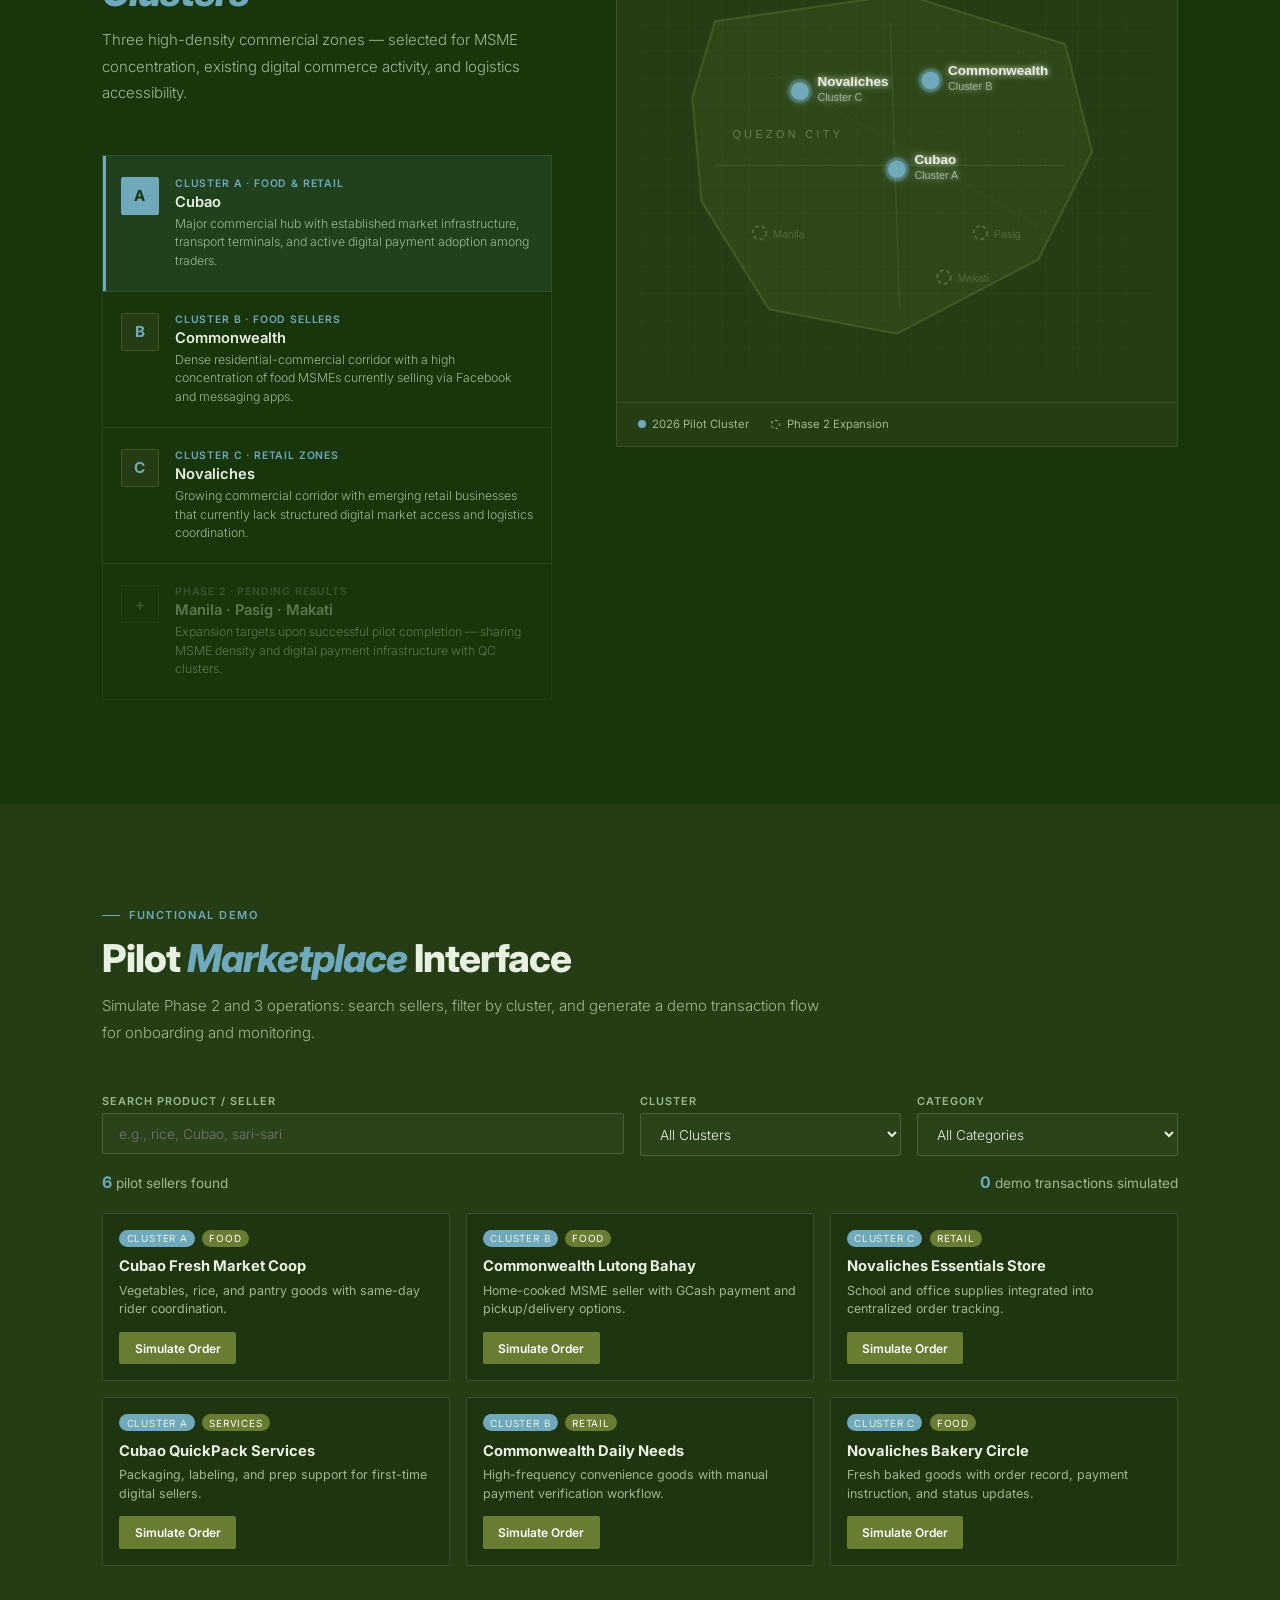
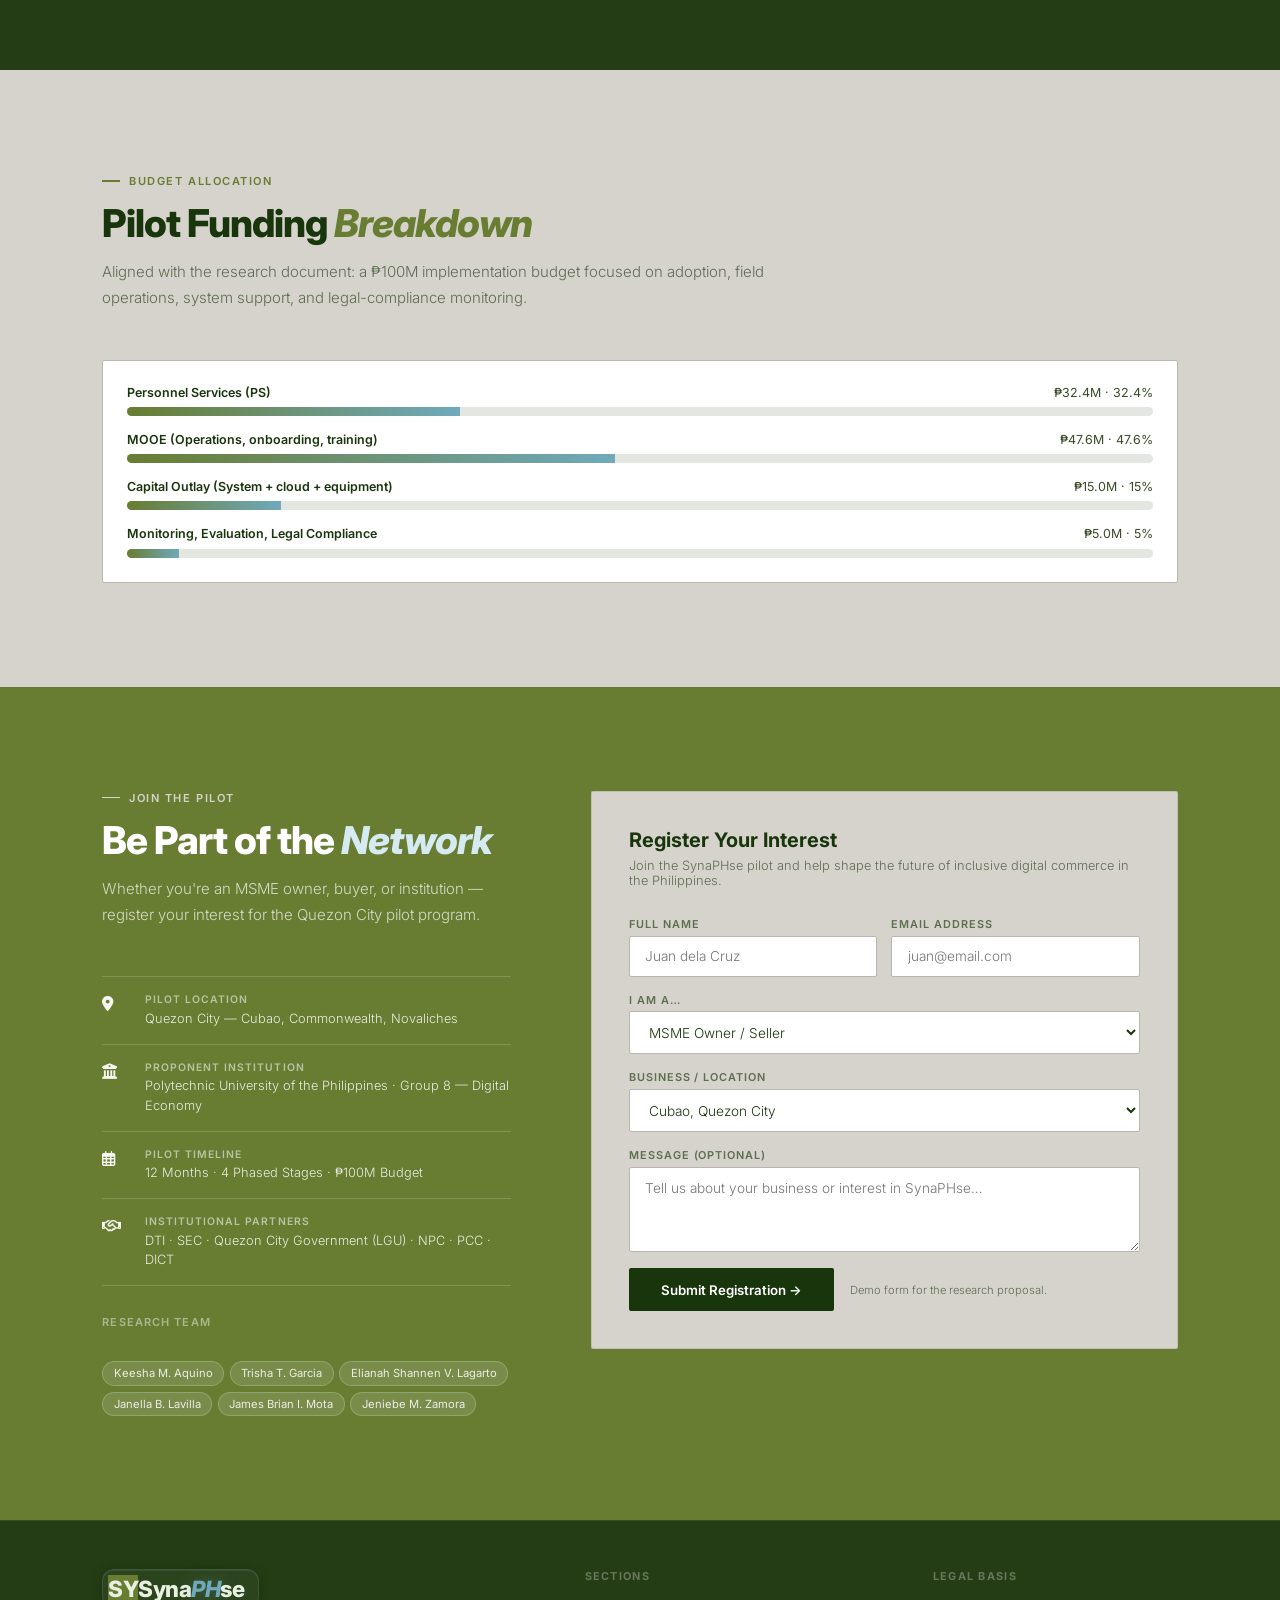
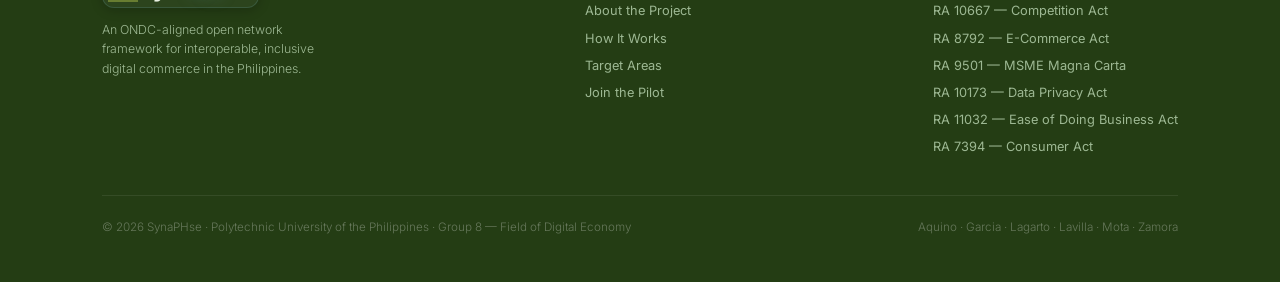
<file: SynaPHse.html>
<!doctype html>
<html lang="en">
  <head>
    <meta charset="UTF-8" />
    <meta name="viewport" content="width=device-width, initial-scale=1.0" />
    <title>SynaPHse — Open Network for Digital Commerce</title>
    <link
      href="https://fonts.googleapis.com/css2?family=Inter:wght@300;400;500;600;700;800&display=swap"
      rel="stylesheet"
    />
    <link rel="stylesheet" href="style.css" />
    <link
      rel="stylesheet"
      href="https://cdnjs.cloudflare.com/ajax/libs/font-awesome/6.5.2/css/all.min.css"
      integrity="sha512-SnH5WK+bZxgPHs44uWix+LLJAJ9/2PKZ5QiAj6Ta86w+fsb2TkR4j8R2R4tS1Qn4QxP9Q58x4R9E2E1zYtR2g=="
      crossorigin="anonymous"
      referrerpolicy="no-referrer"
    />
  </head>
  <body>
    <nav>
      <a class="logo" href="#">
        <div class="logo-sq">SY</div>
        Syna<em>PH</em>se
      </a>
      <button
        class="menu-toggle"
        id="menuToggle"
        aria-label="Toggle menu"
        aria-expanded="false"
      >
        <i class="fa-solid fa-bars"></i>
      </button>
      <ul class="nav-links" id="navLinks">
        <li><a href="#about">About</a></li>
        <li><a href="#how">How It Works</a></li>
        <li><a href="#areas">Target Areas</a></li>
        <li><a href="#market">Marketplace</a></li>
        <li><a href="#budget">Budget</a></li>
        <li><a href="#contact">Join Us</a></li>
      </ul>
      <button class="nav-btn" id="joinPilotBtn">Join the Pilot</button>
    </nav>

    <!-- ══ HERO — Phthalo Green ══ -->
    <section id="hero">
      <div class="hero-l">
        <div class="eyebrow">
          Open Network for Digital Commerce · Philippines
        </div>
        <h1>
          Syna<em>PH</em>se
          <span class="h1-sub"
            >Enabling an Interoperable Digital Economy in the Philippines</span
          >
        </h1>
        <p class="hero-desc">
          A decentralized, open-network commerce framework connecting
          <strong>MSMEs, buyers, and service providers</strong> — breaking
          platform silos so every Filipino business can compete on equal
          footing.
        </p>
        <div class="hero-btns">
          <a href="#how" class="btn-p">See How It Works</a>
          <a href="#contact" class="btn-s">Join the Pilot →</a>
        </div>
        <div class="hero-kpis">
          <div>
            <div class="kpi-n">99.5<sup>%</sup></div>
            <div class="kpi-l">of PH businesses are MSMEs</div>
          </div>
          <div>
            <div class="kpi-n">₱100<sup>M</sup></div>
            <div class="kpi-l">Pilot budget allocation</div>
          </div>
          <div>
            <div class="kpi-n">12<sup>mo</sup></div>
            <div class="kpi-l">Phased implementation</div>
          </div>
        </div>
      </div>

      <div class="hero-r">
        <div class="hero-r-body">
          <h3>The Problem We're Solving</h3>
          <div class="prob-row">
            <div class="prob-n">01</div>
            <div class="prob-t">
              <h4>Platform Fragmentation</h4>
              <p>
                Buyers, sellers, and logistics providers operate in isolated
                silos — no unified layer connects them.
              </p>
            </div>
          </div>
          <div class="prob-row">
            <div class="prob-n">02</div>
            <div class="prob-t">
              <h4>MSME Exclusion</h4>
              <p>
                Small businesses lack the tools, knowledge, and capital to
                participate meaningfully in digital markets.
              </p>
            </div>
          </div>
          <div class="prob-row">
            <div class="prob-n">03</div>
            <div class="prob-t">
              <h4>Weak Digital Governance</h4>
              <p>
                Government systems remain disconnected, reinforcing the broader
                interoperability gap across sectors.
              </p>
            </div>
          </div>
        </div>
        <div class="hero-strip">
          <div class="strip-cell">
            <div class="strip-big">500+</div>
            <div class="strip-lbl">MSMEs to onboard</div>
          </div>
          <div class="strip-cell">
            <div class="strip-big">3</div>
            <div class="strip-lbl">QC pilot clusters</div>
          </div>
          <div class="strip-cell">
            <div class="strip-big">10K</div>
            <div class="strip-lbl">Projected buyers</div>
          </div>
        </div>
      </div>
    </section>

    <!-- ══ ABOUT — Light Gray ══ -->
    <section id="about">
      <div class="about-g">
        <div class="reveal">
          <div class="s-ey">About the Project</div>
          <h2>What is <em>SynaPHse</em>?</h2>
          <p class="s-desc">
            An ONDC-aligned open network framework that acts as an enabling
            layer — integrating existing systems to facilitate seamless
            interaction among buyers, sellers, and service providers across
            platforms.
          </p>
          <p
            style="
              font-size: 0.87rem;
              color: var(--on-light-3);
              line-height: 1.76;
              font-weight: 300;
              margin-bottom: 0;
            "
          >
            The Philippine digital economy is not limited by growth — it is
            limited by its inability to function as a
            <strong style="color: var(--on-light); font-weight: 500"
              >unified, interconnected system</strong
            >. SynaPHse addresses this structural gap through open-standard
            APIs, decentralized architecture, and a cluster-based pilot in
            Quezon City.
          </p>
          <div class="callout">
            <p>
              Inspired by India's
              <strong>Open Network for Digital Commerce (ONDC)</strong> and
              supported by the Philippines–India MOU on ICT Cooperation — a
              practical, globally aligned strategy grounded in local realities.
            </p>
          </div>
          <h4
            style="
              font-size: 0.75rem;
              font-weight: 600;
              color: var(--on-light-3);
              letter-spacing: 0.09em;
              text-transform: uppercase;
              margin: 2rem 0 0.75rem;
            "
          >
            Legal Foundations
          </h4>
          <div class="law-grid">
            <div class="law-chip">
              <div class="ra">RA 10667</div>
              <div class="nm">Philippine Competition Act</div>
            </div>
            <div class="law-chip">
              <div class="ra">RA 8792</div>
              <div class="nm">E-Commerce Act of 2000</div>
            </div>
            <div class="law-chip">
              <div class="ra">RA 11967</div>
              <div class="nm">Internet Transactions Act</div>
            </div>
            <div class="law-chip">
              <div class="ra">RA 9501</div>
              <div class="nm">Magna Carta for MSMEs</div>
            </div>
            <div class="law-chip">
              <div class="ra">RA 10173</div>
              <div class="nm">Data Privacy Act</div>
            </div>
            <div class="law-chip">
              <div class="ra">RA 10844</div>
              <div class="nm">DICT Act of 2015</div>
            </div>
            <div class="law-chip">
              <div class="ra">RA 11032</div>
              <div class="nm">Ease of Doing Business Act</div>
            </div>
            <div class="law-chip">
              <div class="ra">RA 7394</div>
              <div class="nm">Consumer Act of the Philippines</div>
            </div>
            <div class="law-chip">
              <div class="ra">1987</div>
              <div class="nm">Philippine Constitution</div>
            </div>
          </div>
        </div>

        <div class="about-cards">
          <div class="acard reveal">
            <div class="acard-ico"><i class="fa-solid fa-link"></i></div>
            <h4>Interoperability Layer</h4>
            <p>
              A standardized gateway enabling buyers to access products from
              multiple seller platforms without platform-specific integration.
            </p>
          </div>
          <div class="acard reveal">
            <div class="acard-ico"><i class="fa-solid fa-store"></i></div>
            <h4>MSME-First Design</h4>
            <p>
              Meets small businesses where they already operate — Facebook,
              walk-in, GCash — and builds a structured, trackable layer on top.
            </p>
          </div>
          <div class="acard reveal">
            <div class="acard-ico">
              <i class="fa-solid fa-tower-broadcast"></i>
            </div>
            <h4>API-Driven Architecture</h4>
            <p>
              Secure data exchange via open APIs. Request routing, service
              discovery, and transaction orchestration through the central
              network gateway.
            </p>
          </div>
          <div class="acard reveal">
            <div class="acard-ico"><i class="fa-solid fa-chart-line"></i></div>
            <h4>Evidence-Based Impact</h4>
            <p>
              Built-in measurement tracks transaction frequency, MSME
              visibility, and digital adoption — every outcome is verifiable and
              real.
            </p>
          </div>
        </div>
      </div>
    </section>

    <!-- ══ HOW IT WORKS — Deep Space Sparkle ══ -->
    <section id="how">
      <div class="s-ey reveal">Implementation Process</div>
      <h2 class="reveal">Four Phases. <em>12 Months.</em></h2>
      <p class="s-desc reveal">
        A structured, ground-up rollout — from validating the right communities
        to scaling a proven model across Metro Manila.
      </p>

      <div class="timeline">
        <div class="phase reveal is-open">
          <div>
            <div class="ph-num">01</div>
            <div class="ph-tag">Months 0–2</div>
          </div>
          <div>
            <div class="ph-title">Target Validation & Ground Preparation</div>
            <div class="ph-steps">
              <div class="ps">
                <div class="ps-dot"></div>
                <p>
                  <strong>Rapid Site Validation</strong> — Survey Cubao markets,
                  Commonwealth food sellers, and Novaliches retail zones to
                  confirm MSME density and adoption willingness.
                </p>
              </div>
              <div class="ps">
                <div class="ps-dot"></div>
                <p>
                  <strong>Institutional Alignment</strong> — Partner with DTI
                  and the Quezon City Government for MSME database access and
                  existing training infrastructure.
                </p>
              </div>
              <div class="ps">
                <div class="ps-dot"></div>
                <p>
                  <strong>Legal Compliance Setup</strong> — Coordinate with DTI,
                  SEC, NPC, and PCC. Implement privacy notices, dispute
                  features, and open-platform competition policies.
                </p>
              </div>
            </div>
          </div>
        </div>
        <div class="phase reveal">
          <div>
            <div class="ph-num">02</div>
            <div class="ph-tag">Months 2–5</div>
          </div>
          <div>
            <div class="ph-title">Controlled System Deployment</div>
            <div class="ph-steps">
              <div class="ps">
                <div class="ps-dot"></div>
                <p>
                  <strong>Deploy SynaPHse Platform</strong> — Launch the gateway
                  ("Tap to Join"), buyer search interface, and MSME seller
                  onboarding form.
                </p>
              </div>
              <div class="ps">
                <div class="ps-dot"></div>
                <p>
                  <strong>MSME Onboarding</strong> — Field teams visit markets
                  physically, register sellers on-site, and train on listing
                  products and receiving orders.
                </p>
              </div>
              <div class="ps">
                <div class="ps-dot"></div>
                <p>
                  <strong>Soft Integration</strong> — Collect seller payment
                  details (GCash/Maya), generate order records, coordinate
                  delivery via Grab/Lalamove/LBC externally.
                </p>
              </div>
            </div>
          </div>
        </div>
        <div class="phase reveal">
          <div>
            <div class="ph-num">03</div>
            <div class="ph-tag">Months 5–10</div>
          </div>
          <div>
            <div class="ph-title">Live Pilot Operation</div>
            <div class="ph-steps">
              <div class="ps">
                <div class="ps-dot"></div>
                <p>
                  <strong>Real Transactions Begin</strong> — Buyers discover
                  sellers across all three QC clusters through a single
                  platform; tracked order records generated for every
                  transaction.
                </p>
              </div>
              <div class="ps">
                <div class="ps-dot"></div>
                <p>
                  <strong>Payment & Delivery Flow</strong> — GCash/Maya payments
                  processed externally; sellers verify receipt and update order
                  status within SynaPHse. Delivery via Grab/LBC.
                </p>
              </div>
              <div class="ps">
                <div class="ps-dot"></div>
                <p>
                  <strong>Measurement System</strong> — Weekly transaction
                  summaries and monthly MSME performance reports track income,
                  visibility, and digital adoption in real time.
                </p>
              </div>
            </div>
          </div>
        </div>
        <div class="phase reveal">
          <div>
            <div class="ph-num">04</div>
            <div class="ph-tag">Months 10–12</div>
          </div>
          <div>
            <div class="ph-title">Evaluation & Scale Decision</div>
            <div class="ph-steps">
              <div class="ps">
                <div class="ps-dot"></div>
                <p>
                  <strong>Impact Assessment</strong> — Evaluate MSME income
                  growth, transaction volume increase, and digital adoption
                  levels based on actual platform data and user feedback.
                </p>
              </div>
              <div class="ps">
                <div class="ps-dot"></div>
                <p>
                  <strong>Scale Decision</strong> — If benchmarks are met,
                  replicate in Manila, Pasig, and Makati — sharing MSME density
                  and digital payment infrastructure with QC clusters.
                </p>
              </div>
              <div class="ps">
                <div class="ps-dot"></div>
                <p>
                  <strong>Long-Term Vision</strong> — Transition toward
                  API-based automation and nationwide interoperability with
                  additional funding and institutional support.
                </p>
              </div>
            </div>
          </div>
        </div>
      </div>
    </section>

    <!-- ══ TARGET AREAS — Phthalo Green ══ -->
    <section id="areas">
      <div class="areas-g">
        <div>
          <div class="s-ey reveal">Target Site of Implementation</div>
          <h2 class="reveal">Quezon City <em>Pilot Clusters</em></h2>
          <p class="s-desc reveal">
            Three high-density commercial zones — selected for MSME
            concentration, existing digital commerce activity, and logistics
            accessibility.
          </p>
          <div class="clusters">
            <div
              class="clust active reveal"
              data-cluster="0"
              tabindex="0"
              role="button"
              aria-label="Show Cluster A details"
            >
              <div class="clust-badge">A</div>
              <div class="clust-info">
                <span class="ctag">Cluster A · Food & Retail</span>
                <h4>Cubao</h4>
                <p>
                  Major commercial hub with established market infrastructure,
                  transport terminals, and active digital payment adoption among
                  traders.
                </p>
              </div>
            </div>
            <div
              class="clust reveal"
              data-cluster="1"
              tabindex="0"
              role="button"
              aria-label="Show Cluster B details"
            >
              <div class="clust-badge">B</div>
              <div class="clust-info">
                <span class="ctag">Cluster B · Food Sellers</span>
                <h4>Commonwealth</h4>
                <p>
                  Dense residential-commercial corridor with a high
                  concentration of food MSMEs currently selling via Facebook and
                  messaging apps.
                </p>
              </div>
            </div>
            <div
              class="clust reveal"
              data-cluster="2"
              tabindex="0"
              role="button"
              aria-label="Show Cluster C details"
            >
              <div class="clust-badge">C</div>
              <div class="clust-info">
                <span class="ctag">Cluster C · Retail Zones</span>
                <h4>Novaliches</h4>
                <p>
                  Growing commercial corridor with emerging retail businesses
                  that currently lack structured digital market access and
                  logistics coordination.
                </p>
              </div>
            </div>
            <div class="clust reveal" style="opacity: 0.5; cursor: default">
              <div
                class="clust-badge"
                style="
                  background: transparent;
                  color: rgba(255, 255, 255, 0.3);
                  border-color: rgba(255, 255, 255, 0.1);
                "
              >
                +
              </div>
              <div class="clust-info">
                <span class="ctag" style="color: rgba(255, 255, 255, 0.3)"
                  >Phase 2 · Pending Results</span
                >
                <h4 style="color: var(--on-dark-muted)">
                  Manila · Pasig · Makati
                </h4>
                <p>
                  Expansion targets upon successful pilot completion — sharing
                  MSME density and digital payment infrastructure with QC
                  clusters.
                </p>
              </div>
            </div>
          </div>
        </div>

        <div class="mapbox reveal">
          <div class="map-hdr">
            <h4>Quezon City Pilot Map</h4>
            <span>3 Active Clusters · 2026</span>
          </div>
          <div class="map-body">
            <svg
              viewBox="0 0 380 300"
              xmlns="http://www.w3.org/2000/svg"
              style="width: 100%; height: auto"
            >
              <defs>
                <pattern
                  id="g"
                  width="20"
                  height="20"
                  patternUnits="userSpaceOnUse"
                >
                  <path
                    d="M20 0L0 0 0 20"
                    fill="none"
                    stroke="rgba(255,255,255,0.06)"
                    stroke-width="0.5"
                  />
                </pattern>
                <filter id="glow">
                  <feGaussianBlur stdDeviation="2.5" result="b" />
                  <feMerge>
                    <feMergeNode in="b" />
                    <feMergeNode in="SourceGraphic" />
                  </feMerge>
                </filter>
              </defs>
              <rect width="380" height="300" fill="url(#g)" />
              <!-- QC boundary -->
              <polygon
                points="55,38 195,18 315,55 335,135 295,215 190,270 95,252 45,172 38,95"
                fill="rgba(104,125,49,0.15)"
                stroke="rgba(104,125,49,0.4)"
                stroke-width="1.5"
              />
              <!-- Roads -->
              <line
                x1="55"
                y1="145"
                x2="315"
                y2="145"
                stroke="rgba(255,255,255,0.07)"
                stroke-width="1"
              />
              <line
                x1="185"
                y1="38"
                x2="192"
                y2="252"
                stroke="rgba(255,255,255,0.07)"
                stroke-width="1"
              />
              <line
                x1="95"
                y1="75"
                x2="295"
                y2="190"
                stroke="rgba(255,255,255,0.05)"
                stroke-width="0.6"
              />
              <!-- Active Pins -->
              <g id="pin0" filter="url(#glow)">
                <circle
                  cx="190"
                  cy="148"
                  r="9"
                  fill="#6FA9BB"
                  fill-opacity="0.25"
                />
                <circle cx="190" cy="148" r="6.5" fill="#6FA9BB" id="dot0" />
                <text
                  x="203"
                  y="144"
                  font-family="'Outfit',sans-serif"
                  font-size="10"
                  font-weight="600"
                  fill="#e8f0e2"
                >
                  Cubao
                </text>
                <text
                  x="203"
                  y="155"
                  font-family="'Outfit',sans-serif"
                  font-size="8"
                  fill="#9db893"
                >
                  Cluster A
                </text>
              </g>
              <g id="pin1" filter="url(#glow)">
                <circle
                  cx="215"
                  cy="82"
                  r="9"
                  fill="#6FA9BB"
                  fill-opacity="0.25"
                />
                <circle cx="215" cy="82" r="6.5" fill="#6FA9BB" id="dot1" />
                <text
                  x="228"
                  y="78"
                  font-family="'Outfit',sans-serif"
                  font-size="10"
                  font-weight="600"
                  fill="#e8f0e2"
                >
                  Commonwealth
                </text>
                <text
                  x="228"
                  y="89"
                  font-family="'Outfit',sans-serif"
                  font-size="8"
                  fill="#9db893"
                >
                  Cluster B
                </text>
              </g>
              <g id="pin2" filter="url(#glow)">
                <circle
                  cx="118"
                  cy="90"
                  r="9"
                  fill="#6FA9BB"
                  fill-opacity="0.25"
                />
                <circle cx="118" cy="90" r="6.5" fill="#6FA9BB" id="dot2" />
                <text
                  x="131"
                  y="86"
                  font-family="'Outfit',sans-serif"
                  font-size="10"
                  font-weight="600"
                  fill="#e8f0e2"
                >
                  Novaliches
                </text>
                <text
                  x="131"
                  y="97"
                  font-family="'Outfit',sans-serif"
                  font-size="8"
                  fill="#9db893"
                >
                  Cluster C
                </text>
              </g>
              <!-- Future -->
              <g opacity="0.3">
                <circle
                  cx="88"
                  cy="195"
                  r="5"
                  fill="none"
                  stroke="#9db893"
                  stroke-width="1.5"
                  stroke-dasharray="3,2"
                />
                <text
                  x="98"
                  y="199"
                  font-family="'Outfit',sans-serif"
                  font-size="8"
                  fill="#9db893"
                >
                  Manila
                </text>
              </g>
              <g opacity="0.3">
                <circle
                  cx="252"
                  cy="195"
                  r="5"
                  fill="none"
                  stroke="#9db893"
                  stroke-width="1.5"
                  stroke-dasharray="3,2"
                />
                <text
                  x="262"
                  y="199"
                  font-family="'Outfit',sans-serif"
                  font-size="8"
                  fill="#9db893"
                >
                  Pasig
                </text>
              </g>
              <g opacity="0.3">
                <circle
                  cx="225"
                  cy="228"
                  r="5"
                  fill="none"
                  stroke="#9db893"
                  stroke-width="1.5"
                  stroke-dasharray="3,2"
                />
                <text
                  x="235"
                  y="232"
                  font-family="'Outfit',sans-serif"
                  font-size="8"
                  fill="#9db893"
                >
                  Makati
                </text>
              </g>
              <text
                x="68"
                y="125"
                font-family="'Outfit',sans-serif"
                font-size="8"
                fill="#9db893"
                letter-spacing="2.5"
                opacity="0.5"
              >
                QUEZON CITY
              </text>
            </svg>
          </div>
          <div class="map-leg">
            <div class="leg-i">
              <div class="leg-dot" style="background: #6fa9bb"></div>
              2026 Pilot Cluster
            </div>
            <div class="leg-i">
              <div
                style="
                  width: 9px;
                  height: 9px;
                  border-radius: 50%;
                  border: 1.5px dashed #9db893;
                "
              ></div>
              Phase 2 Expansion
            </div>
          </div>
        </div>
      </div>
    </section>

    <!-- ══ PILOT MARKETPLACE DEMO ══ -->
    <section id="market">
      <div class="s-ey reveal">Functional Demo</div>
      <h2 class="reveal">Pilot <em>Marketplace</em> Interface</h2>
      <p class="s-desc reveal">
        Simulate Phase 2 and 3 operations: search sellers, filter by cluster,
        and generate a demo transaction flow for onboarding and monitoring.
      </p>

      <div class="market-tools reveal">
        <div class="ff">
          <label for="marketSearch">Search Product / Seller</label>
          <input
            id="marketSearch"
            type="text"
            placeholder="e.g., rice, Cubao, sari-sari"
          />
        </div>
        <div class="ff">
          <label for="marketCluster">Cluster</label>
          <select id="marketCluster">
            <option value="all">All Clusters</option>
            <option value="A">Cluster A · Cubao</option>
            <option value="B">Cluster B · Commonwealth</option>
            <option value="C">Cluster C · Novaliches</option>
          </select>
        </div>
        <div class="ff">
          <label for="marketCategory">Category</label>
          <select id="marketCategory">
            <option value="all">All Categories</option>
            <option value="Food">Food</option>
            <option value="Retail">Retail</option>
            <option value="Services">Services</option>
          </select>
        </div>
      </div>

      <div class="market-summary reveal">
        <p><strong id="resultCount">0</strong> pilot sellers found</p>
        <p><strong id="demoOrders">0</strong> demo transactions simulated</p>
      </div>

      <div class="market-grid" id="marketGrid">
        <article
          class="mcard reveal"
          data-cluster="A"
          data-category="Food"
          data-search="Cubao Fresh Market rice vegetables food"
        >
          <div class="mcard-top">
            <span class="mchip">Cluster A</span>
            <span class="mchip mchip-alt">Food</span>
          </div>
          <h4>Cubao Fresh Market Coop</h4>
          <p>
            Vegetables, rice, and pantry goods with same-day rider coordination.
          </p>
          <button class="btn-p demo-order-btn" type="button">
            Simulate Order
          </button>
        </article>
        <article
          class="mcard reveal"
          data-cluster="B"
          data-category="Food"
          data-search="Commonwealth Lutong Bahay meals food karinderya"
        >
          <div class="mcard-top">
            <span class="mchip">Cluster B</span>
            <span class="mchip mchip-alt">Food</span>
          </div>
          <h4>Commonwealth Lutong Bahay</h4>
          <p>
            Home-cooked MSME seller with GCash payment and pickup/delivery
            options.
          </p>
          <button class="btn-p demo-order-btn" type="button">
            Simulate Order
          </button>
        </article>
        <article
          class="mcard reveal"
          data-cluster="C"
          data-category="Retail"
          data-search="Novaliches Essentials retail school office supplies"
        >
          <div class="mcard-top">
            <span class="mchip">Cluster C</span>
            <span class="mchip mchip-alt">Retail</span>
          </div>
          <h4>Novaliches Essentials Store</h4>
          <p>
            School and office supplies integrated into centralized order
            tracking.
          </p>
          <button class="btn-p demo-order-btn" type="button">
            Simulate Order
          </button>
        </article>
        <article
          class="mcard reveal"
          data-cluster="A"
          data-category="Services"
          data-search="Cubao QuickPack service packaging label printing"
        >
          <div class="mcard-top">
            <span class="mchip">Cluster A</span>
            <span class="mchip mchip-alt">Services</span>
          </div>
          <h4>Cubao QuickPack Services</h4>
          <p>
            Packaging, labeling, and prep support for first-time digital
            sellers.
          </p>
          <button class="btn-p demo-order-btn" type="button">
            Simulate Order
          </button>
        </article>
        <article
          class="mcard reveal"
          data-cluster="B"
          data-category="Retail"
          data-search="Commonwealth Daily Needs retail convenience goods"
        >
          <div class="mcard-top">
            <span class="mchip">Cluster B</span>
            <span class="mchip mchip-alt">Retail</span>
          </div>
          <h4>Commonwealth Daily Needs</h4>
          <p>
            High-frequency convenience goods with manual payment verification
            workflow.
          </p>
          <button class="btn-p demo-order-btn" type="button">
            Simulate Order
          </button>
        </article>
        <article
          class="mcard reveal"
          data-cluster="C"
          data-category="Food"
          data-search="Novaliches Bakery bread pastries food"
        >
          <div class="mcard-top">
            <span class="mchip">Cluster C</span>
            <span class="mchip mchip-alt">Food</span>
          </div>
          <h4>Novaliches Bakery Circle</h4>
          <p>
            Fresh baked goods with order record, payment instruction, and status
            updates.
          </p>
          <button class="btn-p demo-order-btn" type="button">
            Simulate Order
          </button>
        </article>
      </div>
    </section>

    <!-- ══ BUDGET ALLOCATION ══ -->
    <section id="budget">
      <div class="s-ey reveal">Budget Allocation</div>
      <h2 class="reveal">Pilot Funding <em>Breakdown</em></h2>
      <p class="s-desc reveal">
        Aligned with the research document: a ₱100M implementation budget
        focused on adoption, field operations, system support, and
        legal-compliance monitoring.
      </p>

      <div class="budget-wrap reveal">
        <div class="budget-row">
          <div class="budget-head">
            <strong>Personnel Services (PS)</strong><span>₱32.4M · 32.4%</span>
          </div>
          <div class="budget-bar">
            <div class="budget-fill" data-width="32.4"></div>
          </div>
        </div>
        <div class="budget-row">
          <div class="budget-head">
            <strong>MOOE (Operations, onboarding, training)</strong
            ><span>₱47.6M · 47.6%</span>
          </div>
          <div class="budget-bar">
            <div class="budget-fill" data-width="47.6"></div>
          </div>
        </div>
        <div class="budget-row">
          <div class="budget-head">
            <strong>Capital Outlay (System + cloud + equipment)</strong
            ><span>₱15.0M · 15%</span>
          </div>
          <div class="budget-bar">
            <div class="budget-fill" data-width="15"></div>
          </div>
        </div>
        <div class="budget-row">
          <div class="budget-head">
            <strong>Monitoring, Evaluation, Legal Compliance</strong
            ><span>₱5.0M · 5%</span>
          </div>
          <div class="budget-bar">
            <div class="budget-fill" data-width="5"></div>
          </div>
        </div>
      </div>
    </section>

    <!-- ══ CONTACT — Mustard Green ══ -->
    <section id="contact">
      <div class="contact-g">
        <div>
          <div class="s-ey reveal">Join the Pilot</div>
          <h2 class="reveal">Be Part of the <em>Network</em></h2>
          <p class="s-desc reveal">
            Whether you're an MSME owner, buyer, or institution — register your
            interest for the Quezon City pilot program.
          </p>
          <div class="cmeta reveal">
            <div class="cmi">
              <div class="cmi-ico">
                <i class="fa-solid fa-location-dot"></i>
              </div>
              <div>
                <div class="cmi-lbl">Pilot Location</div>
                <div class="cmi-txt">
                  Quezon City — Cubao, Commonwealth, Novaliches
                </div>
              </div>
            </div>
            <div class="cmi">
              <div class="cmi-ico">
                <i class="fa-solid fa-building-columns"></i>
              </div>
              <div>
                <div class="cmi-lbl">Proponent Institution</div>
                <div class="cmi-txt">
                  Polytechnic University of the Philippines · Group 8 — Digital
                  Economy
                </div>
              </div>
            </div>
            <div class="cmi">
              <div class="cmi-ico">
                <i class="fa-regular fa-calendar-days"></i>
              </div>
              <div>
                <div class="cmi-lbl">Pilot Timeline</div>
                <div class="cmi-txt">
                  12 Months · 4 Phased Stages · ₱100M Budget
                </div>
              </div>
            </div>
            <div class="cmi">
              <div class="cmi-ico"><i class="fa-regular fa-handshake"></i></div>
              <div>
                <div class="cmi-lbl">Institutional Partners</div>
                <div class="cmi-txt">
                  DTI · SEC · Quezon City Government (LGU) · NPC · PCC · DICT
                </div>
              </div>
            </div>
          </div>
          <p
            style="
              font-size: 0.69rem;
              font-weight: 600;
              letter-spacing: 0.1em;
              text-transform: uppercase;
              color: rgba(255, 255, 255, 0.45);
              margin: 1.8rem 0 0.75rem;
            "
          >
            Research Team
          </p>
          <div class="team-chips reveal">
            <span class="tchip">Keesha M. Aquino</span>
            <span class="tchip">Trisha T. Garcia</span>
            <span class="tchip">Elianah Shannen V. Lagarto</span>
            <span class="tchip">Janella B. Lavilla</span>
            <span class="tchip">James Brian I. Mota</span>
            <span class="tchip">Jeniebe M. Zamora</span>
          </div>
        </div>

        <div class="cform reveal">
          <h3>Register Your Interest</h3>
          <p class="fsub">
            Join the SynaPHse pilot and help shape the future of inclusive
            digital commerce in the Philippines.
          </p>
          <form class="ffields" id="interestForm">
            <div class="f2">
              <div class="ff">
                <label for="fullName">Full Name</label
                ><input
                  id="fullName"
                  name="fullName"
                  type="text"
                  placeholder="Juan dela Cruz"
                  required
                />
              </div>
              <div class="ff">
                <label for="emailAddress">Email Address</label
                ><input
                  id="emailAddress"
                  name="emailAddress"
                  type="email"
                  placeholder="juan@email.com"
                  required
                />
              </div>
            </div>
            <div class="ff">
              <label for="participantType">I am a…</label>
              <select id="participantType" name="participantType">
                <option>MSME Owner / Seller</option>
                <option>Buyer / Consumer</option>
                <option>Government Representative</option>
                <option>NGO / Institution</option>
                <option>Researcher / Student</option>
                <option>Other</option>
              </select>
            </div>
            <div class="ff">
              <label for="businessLocation">Business / Location</label>
              <select id="businessLocation" name="businessLocation">
                <option>Cubao, Quezon City</option>
                <option>Commonwealth, Quezon City</option>
                <option>Novaliches, Quezon City</option>
                <option>Other area in Quezon City</option>
                <option>Outside Quezon City</option>
              </select>
            </div>
            <div class="ff">
              <label for="message">Message (Optional)</label>
              <textarea
                id="message"
                name="message"
                placeholder="Tell us about your business or interest in SynaPHse…"
              ></textarea>
            </div>
            <div class="fsub-btn">
              <button type="submit" class="fsubmit" id="submitBtn">
                Submit Registration →
              </button>
              <p class="fnote">Demo form for the research proposal.</p>
            </div>
          </form>
        </div>
      </div>
    </section>

    <!-- ══ FOOTER ══ -->
    <footer>
      <div class="foot-top">
        <div class="foot-brand">
          <a href="#" class="flogo">
            <div class="logo-sq" style="background: var(--mustard)">SY</div>
            Syna<em>PH</em>se
          </a>
          <p>
            An ONDC-aligned open network framework for interoperable, inclusive
            digital commerce in the Philippines.
          </p>
        </div>
        <div class="foot-col">
          <h5>Sections</h5>
          <ul>
            <li><a href="#about">About the Project</a></li>
            <li><a href="#how">How It Works</a></li>
            <li><a href="#areas">Target Areas</a></li>
            <li><a href="#contact">Join the Pilot</a></li>
          </ul>
        </div>
        <div class="foot-col">
          <h5>Legal Basis</h5>
          <ul>
            <li><a href="#">RA 10667 — Competition Act</a></li>
            <li><a href="#">RA 8792 — E-Commerce Act</a></li>
            <li><a href="#">RA 9501 — MSME Magna Carta</a></li>
            <li><a href="#">RA 10173 — Data Privacy Act</a></li>
            <li><a href="#">RA 11032 — Ease of Doing Business Act</a></li>
            <li><a href="#">RA 7394 — Consumer Act</a></li>
          </ul>
        </div>
      </div>
      <div class="foot-bottom">
        <p>
          © 2026 SynaPHse · Polytechnic University of the Philippines · Group 8
          — Field of Digital Economy
        </p>
        <p>Aquino · Garcia · Lagarto · Lavilla · Mota · Zamora</p>
      </div>
    </footer>

    <script src="script.js"></script>
    <div class="toast" id="toast"></div>
  </body>
</html>
</file>
<file: style.css>
*,
*::before,
*::after {
  margin: 0;
  padding: 0;
  box-sizing: border-box;
}
html {
  scroll-behavior: smooth;
}

:root {
  --phthalo: #19350c;
  --phthalo-mid: #1f4210;
  --phthalo-soft: #243d14;
  --mustard: #687d31;
  --mustard-light: #7d9438;
  --lightgray: #d5d3cc;
  --lightgray-dim: #c4c2bb;
  --deepspace: #406768;
  --deepspace-mid: #4d7a7b;
  --moonstone: #6fa9bb;
  --moonstone-light: #d6eaf2;
  --on-dark: #e8f0e2;
  --on-dark-muted: #9db893;
  --on-light: #19350c;
  --on-light-2: #3a4a25;
  --on-light-3: #5e6e50;
  --border-dark: rgba(255, 255, 255, 0.1);
  --border-light: #b8b6af;
}

body {
  font-family: "Inter", sans-serif;
  background: var(--phthalo);
  color: var(--on-dark);
  overflow-x: hidden;
}

nav {
  position: fixed;
  top: 0;
  left: 0;
  right: 0;
  z-index: 200;
  background: rgba(25, 53, 12, 0.96);
  backdrop-filter: blur(16px);
  border-bottom: 1px solid rgba(255, 255, 255, 0.08);
  display: flex;
  align-items: center;
  justify-content: space-between;
  padding: 0 6%;
  height: 78px;
}

/* ── Logo — full-image pill container ─────────────── */
.logo {
  display: flex;
  align-items: center;
  text-decoration: none;
  /* frosted pill wrapping icon + wordmark together */
  background: rgba(255, 255, 255, 0.055);
  border: 1px solid rgba(111, 169, 187, 0.28);
  border-radius: 14px;
  padding: 5px 16px 5px 6px;
  box-shadow:
    0 0 0 3px rgba(111, 169, 187, 0.06),
    0 4px 18px rgba(0, 0, 0, 0.28),
    inset 0 1px 0 rgba(255, 255, 255, 0.08);
  transition:
    background 0.3s ease,
    border-color 0.3s ease,
    box-shadow 0.3s ease,
    transform 0.3s ease;
}

.logo:hover {
  background: rgba(111, 169, 187, 0.09);
  border-color: rgba(111, 169, 187, 0.52);
  box-shadow:
    0 0 0 5px rgba(111, 169, 187, 0.11),
    0 8px 26px rgba(0, 0, 0, 0.38),
    inset 0 1px 0 rgba(255, 255, 255, 0.13);
  transform: translateY(-1px);
}

/* icon square inside the pill */
.logo-mark {
  width: 52px;
  height: 52px;
  background: rgba(255, 255, 255, 0.06);
  border: 1px solid rgba(111, 169, 187, 0.22);
  border-radius: 10px;
  display: flex;
  align-items: center;
  justify-content: center;
  flex-shrink: 0;
  margin-right: 11px;
  transition: border-color 0.3s ease, background 0.3s ease;
}

.logo:hover .logo-mark {
  border-color: rgba(111, 169, 187, 0.48);
  background: rgba(111, 169, 187, 0.1);
}

/* footer logo mark — standalone, no outer pill */
.logo-mark-foot {
  width: 44px;
  height: 44px;
  border-radius: 10px;
  background: rgba(255, 255, 255, 0.05);
  border: 1px solid rgba(111, 169, 187, 0.22);
  display: flex;
  align-items: center;
  justify-content: center;
  flex-shrink: 0;
  margin-right: 10px;
}

.logo-img {
  width: 90%;
  height: 90%;
  object-fit: contain;
  display: block;
  filter: drop-shadow(0 0 6px rgba(111, 169, 187, 0.48)) brightness(1.08);
  transition: filter 0.3s ease;
}

.logo:hover .logo-img {
  filter: drop-shadow(0 0 12px rgba(111, 169, 187, 0.82)) brightness(1.14);
}

/* wordmark text */
.logo-text {
  display: inline-flex;
  align-items: baseline;
  font-family: "Inter", sans-serif;
  font-size: 1.6rem;
  font-weight: 800;
  color: var(--on-dark);
  letter-spacing: -0.8px;
}

.logo em {
  font-style: italic;
  color: var(--moonstone);
  text-shadow: 0 0 18px rgba(111, 169, 187, 0.4);
}

.nav-links {
  display: flex;
  gap: 2rem;
  list-style: none;
}
.nav-links a {
  font-size: 0.82rem;
  font-weight: 500;
  color: var(--on-dark-muted);
  text-decoration: none;
  letter-spacing: 0.02em;
  transition: color 0.2s;
  position: relative;
  padding-bottom: 3px;
}
.nav-links a::after {
  content: "";
  position: absolute;
  bottom: 0;
  left: 0;
  width: 0;
  height: 1.5px;
  background: var(--moonstone);
  transition: width 0.25s;
}
.nav-links a:hover {
  color: var(--moonstone);
}
.nav-links a:hover::after {
  width: 100%;
}
.nav-links a.active {
  color: var(--moonstone);
}
.nav-links a.active::after {
  width: 100%;
}
.nav-btn {
  font-family: "Inter", sans-serif;
  font-weight: 600;
  font-size: 0.8rem;
  background: var(--mustard);
  color: white;
  padding: 0.55rem 1.4rem;
  border: none;
  cursor: pointer;
  border-radius: 2px;
  transition:
    background 0.2s,
    transform 0.15s;
}
.nav-btn:hover {
  background: var(--mustard-light);
  transform: translateY(-1px);
}
.menu-toggle {
  display: none;
  border: 1px solid rgba(255, 255, 255, 0.2);
  background: transparent;
  color: var(--on-dark);
  padding: 0.45rem 0.6rem;
  border-radius: 2px;
  cursor: pointer;
}

.reveal {
  opacity: 0;
  transform: translateY(22px);
  transition:
    opacity 0.6s ease,
    transform 0.6s ease;
}
.reveal.on {
  opacity: 1;
  transform: none;
}

#hero {
  min-height: 100vh;
  padding-top: 78px;
  display: grid;
  grid-template-columns: 1fr 1fr;
  background: var(--phthalo);
  overflow: hidden;
}
.hero-l {
  padding: 6rem 4% 5rem 8%;
  display: flex;
  flex-direction: column;
  justify-content: center;
  border-right: 1px solid rgba(255, 255, 255, 0.08);
}
.eyebrow {
  display: inline-flex;
  align-items: center;
  gap: 0.6rem;
  font-size: 0.7rem;
  font-weight: 600;
  letter-spacing: 0.13em;
  text-transform: uppercase;
  color: var(--moonstone);
  margin-bottom: 1.6rem;
}
.eyebrow::before {
  content: "";
  width: 22px;
  height: 1.5px;
  background: var(--moonstone);
}
h1 {
  font-family: "Inter", sans-serif;
  font-size: clamp(2.6rem, 4vw, 3.8rem);
  font-weight: 800;
  line-height: 1.08;
  letter-spacing: -1.5px;
  color: var(--on-dark);
  margin-bottom: 1.4rem;
}
h1 em {
  font-style: italic;
  color: var(--moonstone);
}
.h1-sub {
  display: block;
  font-family: "Inter", sans-serif;
  font-size: 0.44em;
  font-weight: 300;
  font-style: normal;
  color: var(--on-dark-muted);
  line-height: 1.55;
  margin-top: 0.55rem;
}
.hero-desc {
  font-size: 0.97rem;
  line-height: 1.78;
  color: var(--on-dark-muted);
  font-weight: 300;
  max-width: 460px;
  margin-bottom: 2.5rem;
}
.hero-desc strong {
  color: var(--on-dark);
  font-weight: 500;
}
.hero-btns {
  display: flex;
  gap: 0.75rem;
  flex-wrap: wrap;
}
.btn-p {
  font-family: "Inter", sans-serif;
  font-weight: 600;
  font-size: 0.84rem;
  background: var(--mustard);
  color: white;
  padding: 0.82rem 1.9rem;
  border: none;
  cursor: pointer;
  border-radius: 2px;
  text-decoration: none;
  display: inline-block;
  transition:
    background 0.2s,
    box-shadow 0.2s;
}
.btn-p:hover {
  background: var(--mustard-light);
  box-shadow: 0 4px 20px rgba(104, 125, 49, 0.4);
}
.btn-s {
  font-family: "Inter", sans-serif;
  font-weight: 500;
  font-size: 0.84rem;
  color: var(--on-dark);
  padding: 0.82rem 1.9rem;
  border: 1px solid rgba(255, 255, 255, 0.2);
  border-radius: 2px;
  text-decoration: none;
  display: inline-block;
  background: transparent;
  transition:
    border-color 0.2s,
    color 0.2s;
}
.btn-s:hover {
  border-color: var(--moonstone);
  color: var(--moonstone);
}
.hero-kpis {
  display: flex;
  gap: 2.2rem;
  margin-top: 3.2rem;
  padding-top: 2.5rem;
  border-top: 1px solid rgba(255, 255, 255, 0.1);
}
.kpi-n {
  font-family: "Inter", sans-serif;
  font-size: 1.8rem;
  font-weight: 700;
  color: var(--on-dark);
  letter-spacing: -0.5px;
}
.kpi-n sup {
  font-size: 0.55em;
  font-family: "Inter", sans-serif;
  color: var(--moonstone);
  vertical-align: super;
}
.kpi-l {
  font-size: 0.73rem;
  color: var(--on-dark-muted);
  margin-top: 0.15rem;
}

.hero-r {
  display: flex;
  flex-direction: column;
  background: var(--phthalo-soft);
  overflow: hidden;
}
.hero-r-body {
  flex: 1;
  padding: 5rem 6% 3rem;
  display: flex;
  flex-direction: column;
  justify-content: center;
}
.hero-r-body h3 {
  font-family: "Inter", sans-serif;
  font-size: 1.05rem;
  font-weight: 700;
  color: var(--on-dark);
  margin-bottom: 1.4rem;
}
.prob-row {
  display: flex;
  gap: 1rem;
  padding: 1.1rem 0;
  border-bottom: 1px solid rgba(255, 255, 255, 0.08);
  align-items: flex-start;
}
.prob-row:last-child {
  border-bottom: none;
}
.prob-n {
  font-family: "Inter", sans-serif;
  font-size: 1.7rem;
  font-weight: 700;
  color: rgba(255, 255, 255, 0.15);
  line-height: 1;
  flex-shrink: 0;
  width: 34px;
}
.prob-t h4 {
  font-size: 0.87rem;
  font-weight: 600;
  color: var(--on-dark);
  margin-bottom: 0.2rem;
}
.prob-t p {
  font-size: 0.79rem;
  color: var(--on-dark-muted);
  line-height: 1.55;
  font-weight: 300;
}
.hero-strip {
  background: var(--mustard);
  padding: 1.6rem 6%;
  display: grid;
  grid-template-columns: repeat(3, 1fr);
  gap: 1px;
}
.strip-cell {
  padding: 1rem;
  text-align: center;
  border-right: 1px solid rgba(255, 255, 255, 0.2);
}
.strip-cell:last-child {
  border-right: none;
}
.strip-big {
  font-family: "Inter", sans-serif;
  font-size: 1.5rem;
  font-weight: 700;
  color: white;
}
.strip-lbl {
  font-size: 0.65rem;
  color: rgba(255, 255, 255, 0.7);
  margin-top: 0.15rem;
}

section {
  padding: 6.5rem 8%;
}
.s-ey {
  font-size: 0.69rem;
  font-weight: 600;
  letter-spacing: 0.14em;
  text-transform: uppercase;
  color: var(--moonstone);
  display: flex;
  align-items: center;
  gap: 0.55rem;
  margin-bottom: 0.9rem;
}
.s-ey::before {
  content: "";
  width: 18px;
  height: 1.5px;
  background: var(--moonstone);
}
h2 {
  font-family: "Inter", sans-serif;
  font-size: clamp(1.9rem, 3vw, 2.65rem);
  font-weight: 800;
  line-height: 1.1;
  letter-spacing: -1px;
  color: var(--on-dark);
  margin-bottom: 0.9rem;
}
h2 em {
  font-style: italic;
  color: var(--moonstone);
}
.s-desc {
  font-size: 0.94rem;
  color: var(--on-dark-muted);
  line-height: 1.76;
  font-weight: 300;
  max-width: 500px;
  margin-bottom: 3rem;
}

#about {
  background: var(--lightgray);
}
#about .s-ey {
  color: var(--mustard);
}
#about .s-ey::before {
  background: var(--mustard);
}
#about h2 {
  color: var(--on-light);
}
#about h2 em {
  color: var(--mustard);
}
#about .s-desc {
  color: var(--on-light-3);
}
.about-g {
  display: grid;
  grid-template-columns: 1.1fr 1fr;
  gap: 5rem;
  align-items: start;
}
.law-grid {
  display: grid;
  grid-template-columns: 1fr 1fr;
  gap: 0.5rem;
  margin-top: 1.6rem;
}
.law-chip {
  background: rgba(25, 53, 12, 0.08);
  border: 1px solid rgba(25, 53, 12, 0.15);
  padding: 0.65rem 0.85rem;
  border-radius: 2px;
}
.law-chip .ra {
  font-size: 0.63rem;
  font-weight: 700;
  color: var(--phthalo);
  letter-spacing: 0.06em;
  text-transform: uppercase;
  margin-bottom: 0.1rem;
}
.law-chip .nm {
  font-size: 0.72rem;
  color: var(--on-light-2);
  font-weight: 400;
  line-height: 1.3;
}
.callout {
  background: rgba(25, 53, 12, 0.07);
  border: 1px solid rgba(25, 53, 12, 0.15);
  border-left: 3px solid var(--mustard);
  padding: 1.1rem 1.3rem;
  margin-top: 1.4rem;
  border-radius: 0 2px 2px 0;
}
.callout p {
  font-size: 0.81rem;
  color: var(--on-light-2);
  line-height: 1.62;
  font-weight: 400;
}
.callout strong {
  color: var(--mustard);
}
.about-cards {
  display: flex;
  flex-direction: column;
  gap: 0.9rem;
}
.acard {
  background: white;
  border: 1px solid var(--border-light);
  padding: 1.35rem;
  border-radius: 2px;
  transition:
    border-color 0.2s,
    box-shadow 0.2s;
}
.acard:hover {
  border-color: var(--mustard);
  box-shadow: 0 3px 14px rgba(104, 125, 49, 0.12);
}
.acard-ico {
  font-size: 1.1rem;
  margin-bottom: 0.7rem;
  color: var(--mustard);
}
.acard h4 {
  font-size: 0.88rem;
  font-weight: 600;
  color: var(--on-light);
  margin-bottom: 0.35rem;
}
.acard p {
  font-size: 0.78rem;
  color: var(--on-light-3);
  line-height: 1.58;
  font-weight: 300;
}

#how {
  background: var(--deepspace);
}
#how h2 {
  color: white;
}
#how .s-desc {
  color: rgba(255, 255, 255, 0.65);
}
.timeline {
  margin-top: 0.5rem;
}
.phase {
  display: grid;
  grid-template-columns: 160px 1fr;
  border-top: 1px solid rgba(255, 255, 255, 0.12);
  padding: 2.2rem 0;
  gap: 3rem;
  transition: background 0.2s;
  cursor: pointer;
}
.phase:last-child {
  border-bottom: 1px solid rgba(255, 255, 255, 0.12);
}
.phase:hover {
  background: rgba(255, 255, 255, 0.04);
}
.ph-num {
  font-family: "Inter", sans-serif;
  font-size: 2.8rem;
  font-weight: 800;
  color: rgba(255, 255, 255, 0.15);
  line-height: 1;
  margin-bottom: 0.5rem;
}
.ph-tag {
  font-size: 0.7rem;
  font-weight: 600;
  letter-spacing: 0.07em;
  text-transform: uppercase;
  color: var(--phthalo);
  background: var(--moonstone);
  padding: 0.25rem 0.65rem;
  display: inline-block;
  border-radius: 2px;
}
.ph-title {
  font-family: "Inter", sans-serif;
  font-size: 1.1rem;
  font-weight: 700;
  color: white;
  margin-bottom: 1rem;
}
.ph-steps {
  display: flex;
  flex-direction: column;
  gap: 0.65rem;
  max-height: 0;
  overflow: hidden;
  transition: max-height 0.3s ease;
}
.phase.is-open .ph-steps {
  max-height: 320px;
}
.ps {
  display: flex;
  gap: 0.85rem;
  align-items: flex-start;
}
.ps-dot {
  width: 5px;
  height: 5px;
  background: var(--moonstone);
  border-radius: 50%;
  flex-shrink: 0;
  margin-top: 0.48rem;
}
.ps p {
  font-size: 0.82rem;
  color: rgba(255, 255, 255, 0.65);
  line-height: 1.55;
  font-weight: 300;
}
.ps p strong {
  color: white;
  font-weight: 500;
}

#areas {
  background: var(--phthalo);
}
.areas-g {
  display: grid;
  grid-template-columns: 1fr 1.25fr;
  gap: 4rem;
  align-items: start;
}
.clusters {
  display: flex;
  flex-direction: column;
}
.clust {
  display: flex;
  gap: 1rem;
  padding: 1.3rem 1.1rem;
  border: 1px solid rgba(255, 255, 255, 0.08);
  border-top: none;
  cursor: pointer;
  transition: background 0.2s;
  position: relative;
}
.clust:first-child {
  border-top: 1px solid rgba(255, 255, 255, 0.08);
}
.clust::before {
  content: "";
  position: absolute;
  left: 0;
  top: 0;
  bottom: 0;
  width: 3px;
  background: transparent;
  transition: background 0.2s;
}
.clust:hover {
  background: rgba(111, 169, 187, 0.08);
}
.clust:hover::before {
  background: var(--moonstone);
}
.clust.active {
  background: rgba(111, 169, 187, 0.1);
}
.clust.active::before {
  background: var(--moonstone);
}
.clust-badge {
  width: 38px;
  height: 38px;
  flex-shrink: 0;
  background: var(--phthalo-soft);
  border: 1px solid rgba(255, 255, 255, 0.12);
  display: flex;
  align-items: center;
  justify-content: center;
  font-family: "Inter", sans-serif;
  font-size: 0.95rem;
  font-weight: 700;
  color: var(--moonstone);
  border-radius: 2px;
}
.clust.active .clust-badge {
  background: var(--moonstone);
  color: var(--phthalo);
  border-color: var(--moonstone);
}
.clust-info .ctag {
  font-size: 0.65rem;
  text-transform: uppercase;
  letter-spacing: 0.08em;
  color: var(--moonstone);
  font-weight: 600;
  display: block;
  margin-bottom: 0.2rem;
}
.clust-info h4 {
  font-size: 0.92rem;
  font-weight: 600;
  color: var(--on-dark);
  margin-bottom: 0.25rem;
}
.clust-info p {
  font-size: 0.77rem;
  color: var(--on-dark-muted);
  line-height: 1.5;
  font-weight: 300;
}
.clust:focus-visible {
  outline: 2px solid var(--moonstone);
  outline-offset: 2px;
}

.mapbox {
  background: var(--phthalo-soft);
  border: 1px solid rgba(255, 255, 255, 0.1);
  border-radius: 2px;
  overflow: hidden;
}
.map-hdr {
  background: rgba(0, 0, 0, 0.2);
  border-bottom: 1px solid rgba(255, 255, 255, 0.08);
  padding: 0.9rem 1.3rem;
  display: flex;
  justify-content: space-between;
  align-items: center;
}
.map-hdr h4 {
  font-size: 0.8rem;
  font-weight: 600;
  color: var(--on-dark);
}
.map-hdr span {
  font-size: 0.7rem;
  color: var(--on-dark-muted);
}
.map-body {
  padding: 1.5rem;
}
.map-leg {
  padding: 0.9rem 1.3rem;
  border-top: 1px solid rgba(255, 255, 255, 0.08);
  display: flex;
  gap: 1.4rem;
  flex-wrap: wrap;
}
.leg-i {
  display: flex;
  gap: 0.4rem;
  align-items: center;
  font-size: 0.71rem;
  color: var(--on-dark-muted);
}
.leg-dot {
  width: 8px;
  height: 8px;
  border-radius: 50%;
}

#market {
  background: var(--phthalo-soft);
}
#market h2 {
  color: var(--on-dark);
}
#market .s-desc {
  color: var(--on-dark-muted);
  max-width: 720px;
}
.market-tools {
  display: grid;
  grid-template-columns: 2fr 1fr 1fr;
  gap: 1rem;
  margin-bottom: 1rem;
}
.market-tools .ff label {
  color: var(--on-dark-muted);
}
.market-tools .ff input,
.market-tools .ff select {
  background: rgba(255, 255, 255, 0.03);
  border: 1px solid rgba(255, 255, 255, 0.15);
  color: var(--on-dark);
}
.market-tools .ff select option {
  background: var(--phthalo);
  color: var(--on-dark);
}
.market-summary {
  display: flex;
  justify-content: space-between;
  gap: 1rem;
  flex-wrap: wrap;
  color: var(--on-dark-muted);
  margin-bottom: 1.3rem;
  font-size: 0.85rem;
}
.market-summary strong {
  color: var(--moonstone);
  font-size: 1rem;
}
.market-grid {
  display: grid;
  grid-template-columns: repeat(3, minmax(0, 1fr));
  gap: 1rem;
}
.mcard {
  border: 1px solid rgba(255, 255, 255, 0.12);
  background: rgba(0, 0, 0, 0.12);
  padding: 1rem;
  border-radius: 2px;
}
.mcard-top {
  display: flex;
  gap: 0.45rem;
  margin-bottom: 0.65rem;
}
.mchip {
  font-size: 0.62rem;
  text-transform: uppercase;
  letter-spacing: 0.08em;
  color: var(--on-dark);
  background: var(--moonstone);
  padding: 0.15rem 0.45rem;
  border-radius: 20px;
}
.mchip-alt {
  background: var(--mustard);
  color: #fff;
}
.mcard h4 {
  font-size: 0.92rem;
  margin-bottom: 0.4rem;
}
.mcard p {
  font-size: 0.78rem;
  color: var(--on-dark-muted);
  line-height: 1.5;
  margin-bottom: 0.8rem;
}
.mcard .btn-p {
  padding: 0.55rem 0.95rem;
  font-size: 0.75rem;
}
.mcard.hidden {
  display: none;
}

#budget {
  background: var(--lightgray);
}
#budget .s-ey {
  color: var(--mustard);
}
#budget .s-ey::before {
  background: var(--mustard);
}
#budget h2 {
  color: var(--on-light);
}
#budget h2 em {
  color: var(--mustard);
}
#budget .s-desc {
  color: var(--on-light-3);
  max-width: 720px;
}
.budget-wrap {
  background: #fff;
  border: 1px solid var(--border-light);
  border-radius: 2px;
  padding: 1.5rem;
  display: grid;
  gap: 1rem;
}
.budget-head {
  display: flex;
  justify-content: space-between;
  gap: 0.75rem;
  flex-wrap: wrap;
  color: var(--on-light-2);
  font-size: 0.78rem;
  margin-bottom: 0.45rem;
}
.budget-head strong {
  color: var(--on-light);
  font-weight: 600;
}
.budget-bar {
  height: 9px;
  background: rgba(25, 53, 12, 0.12);
  border-radius: 999px;
  overflow: hidden;
}
.budget-fill {
  height: 100%;
  width: 0;
  background: linear-gradient(90deg, var(--mustard), var(--moonstone));
  transition: width 1s ease;
}

#contact {
  background: var(--mustard);
}
#contact .s-ey {
  color: var(--lightgray);
}
#contact .s-ey::before {
  background: var(--lightgray);
}
#contact h2 {
  color: white;
}
#contact h2 em {
  font-style: italic;
  color: var(--moonstone-light);
}
#contact .s-desc {
  color: rgba(255, 255, 255, 0.72);
}
.contact-g {
  display: grid;
  grid-template-columns: 1fr 1.05fr;
  gap: 5rem;
  align-items: start;
}
.cmeta {
  display: flex;
  flex-direction: column;
}
.cmi {
  display: flex;
  gap: 0.9rem;
  padding: 1rem 0;
  border-bottom: 1px solid rgba(255, 255, 255, 0.18);
  align-items: flex-start;
}
.cmi:first-child {
  border-top: 1px solid rgba(255, 255, 255, 0.18);
}
.cmi-ico {
  font-size: 0.95rem;
  width: 28px;
  flex-shrink: 0;
  padding-top: 0.05rem;
  color: rgba(255, 255, 255, 0.95);
}
.cmi-lbl {
  font-size: 0.65rem;
  letter-spacing: 0.1em;
  text-transform: uppercase;
  color: rgba(255, 255, 255, 0.55);
  font-weight: 600;
  margin-bottom: 0.15rem;
}
.cmi-txt {
  font-size: 0.8rem;
  color: rgba(255, 255, 255, 0.85);
  font-weight: 300;
  line-height: 1.5;
}
.team-chips {
  display: flex;
  flex-wrap: wrap;
  gap: 0.35rem;
  margin-top: 2rem;
}
.tchip {
  font-size: 0.7rem;
  color: rgba(255, 255, 255, 0.85);
  font-weight: 400;
  background: rgba(255, 255, 255, 0.12);
  border: 1px solid rgba(255, 255, 255, 0.2);
  padding: 0.28rem 0.65rem;
  border-radius: 100px;
}

.cform {
  background: var(--lightgray);
  border: 1px solid rgba(0, 0, 0, 0.1);
  padding: 2.3rem;
  border-radius: 2px;
}
.cform h3 {
  font-family: "Inter", sans-serif;
  font-size: 1.25rem;
  font-weight: 700;
  color: var(--on-light);
  margin-bottom: 0.35rem;
}
.cform .fsub {
  font-size: 0.8rem;
  color: var(--on-light-3);
  margin-bottom: 1.8rem;
  font-weight: 300;
}
.ffields {
  display: flex;
  flex-direction: column;
  gap: 1rem;
}
.f2 {
  display: grid;
  grid-template-columns: 1fr 1fr;
  gap: 0.9rem;
}
.ff {
  display: flex;
  flex-direction: column;
  gap: 0.3rem;
}
.ff label {
  font-size: 0.68rem;
  font-weight: 600;
  letter-spacing: 0.09em;
  text-transform: uppercase;
  color: var(--on-light-3);
}
.ff input,
.ff select,
.ff textarea {
  background: white;
  border: 1px solid var(--border-light);
  color: var(--on-light);
  font-family: "Inter", sans-serif;
  font-size: 0.85rem;
  padding: 0.72rem 0.95rem;
  outline: none;
  border-radius: 2px;
  font-weight: 300;
  transition:
    border-color 0.2s,
    box-shadow 0.2s;
}
.ff input:focus,
.ff select:focus,
.ff textarea:focus {
  border-color: var(--mustard);
  box-shadow: 0 0 0 3px rgba(104, 125, 49, 0.12);
}
.ff textarea {
  resize: vertical;
  min-height: 85px;
}
.fsub-btn {
  display: flex;
  gap: 1rem;
  align-items: center;
  flex-wrap: wrap;
}
.fsubmit {
  font-family: "Inter", sans-serif;
  font-weight: 600;
  font-size: 0.83rem;
  background: var(--phthalo);
  color: white;
  padding: 0.85rem 2rem;
  border: none;
  cursor: pointer;
  border-radius: 2px;
  transition:
    background 0.2s,
    transform 0.15s;
}
.fsubmit:hover {
  background: var(--phthalo-mid);
  transform: translateY(-1px);
}
.fsubmit:disabled {
  opacity: 0.6;
  cursor: not-allowed;
  transform: none;
}
.fnote {
  font-size: 0.7rem;
  color: var(--on-light-3);
  font-weight: 300;
}

footer {
  background: var(--phthalo-soft);
  border-top: 1px solid rgba(255, 255, 255, 0.08);
  padding: 3rem 8%;
}
.foot-top {
  display: flex;
  justify-content: space-between;
  gap: 2rem;
  flex-wrap: wrap;
  margin-bottom: 2.5rem;
}
.foot-brand .flogo {
  font-family: "Inter", sans-serif;
  font-size: 1.4rem;
  font-weight: 800;
  color: var(--on-dark);
  display: inline-flex;
  align-items: center;
  gap: 0;
  margin-bottom: 0.7rem;
  text-decoration: none;
  letter-spacing: -0.5px;
  background: rgba(255, 255, 255, 0.04);
  border: 1px solid rgba(111, 169, 187, 0.2);
  border-radius: 12px;
  padding: 5px 14px 5px 5px;
  box-shadow:
    0 2px 12px rgba(0, 0, 0, 0.22),
    inset 0 1px 0 rgba(255, 255, 255, 0.07);
  transition: border-color 0.3s ease;
}
.foot-brand .flogo:hover {
  border-color: rgba(111, 169, 187, 0.42);
}
.foot-brand .flogo em {
  font-style: italic;
  color: var(--moonstone);
  text-shadow: 0 0 16px rgba(111, 169, 187, 0.35);
}
.foot-brand p {
  font-size: 0.77rem;
  color: var(--on-dark-muted);
  max-width: 240px;
  line-height: 1.6;
  font-weight: 300;
}
.foot-col h5 {
  font-size: 0.68rem;
  letter-spacing: 0.12em;
  text-transform: uppercase;
  color: rgba(255, 255, 255, 0.3);
  margin-bottom: 1rem;
}
.foot-col ul {
  list-style: none;
  display: flex;
  flex-direction: column;
  gap: 0.45rem;
}
.foot-col ul li a {
  font-size: 0.8rem;
  color: var(--on-dark-muted);
  text-decoration: none;
  transition: color 0.2s;
}
.foot-col ul li a:hover {
  color: var(--moonstone);
}
.foot-bottom {
  border-top: 1px solid rgba(255, 255, 255, 0.08);
  padding-top: 1.5rem;
  display: flex;
  justify-content: space-between;
  flex-wrap: wrap;
  gap: 0.5rem;
}
.foot-bottom p {
  font-size: 0.73rem;
  color: rgba(255, 255, 255, 0.3);
  font-weight: 300;
}
.toast {
  position: fixed;
  right: 1rem;
  bottom: 1rem;
  z-index: 400;
  background: rgba(25, 53, 12, 0.96);
  color: var(--on-dark);
  border: 1px solid rgba(255, 255, 255, 0.15);
  padding: 0.65rem 0.85rem;
  font-size: 0.78rem;
  border-radius: 2px;
  opacity: 0;
  pointer-events: none;
  transform: translateY(8px);
  transition:
    opacity 0.2s ease,
    transform 0.2s ease;
}
.toast.show {
  opacity: 1;
  transform: translateY(0);
}

@media (max-width: 960px) {
  .menu-toggle {
    display: block;
    margin-left: auto;
    margin-right: 0.75rem;
  }
  .nav-links {
    position: fixed;
    top: 78px;
    right: 0;
    flex-direction: column;
    background: rgba(25, 53, 12, 0.98);
    padding: 1rem;
    width: min(280px, 80vw);
    transform: translateX(100%);
    transition: transform 0.2s ease;
    border-left: 1px solid rgba(255, 255, 255, 0.08);
    border-bottom: 1px solid rgba(255, 255, 255, 0.08);
  }
  .nav-links.open {
    transform: translateX(0);
  }
  .nav-btn {
    display: none;
  }
  #hero {
    grid-template-columns: 1fr;
  }
  .hero-r {
    display: none;
  }
  .hero-l {
    padding: 4.5rem 5%;
  }
  .about-g,
  .areas-g,
  .contact-g {
    grid-template-columns: 1fr;
  }
  .market-tools {
    grid-template-columns: 1fr;
  }
  .market-grid {
    grid-template-columns: 1fr;
  }
  section {
    padding: 4.5rem 5%;
  }
  .phase {
    grid-template-columns: 1fr;
    gap: 1rem;
  }
  .phase.is-open .ph-steps {
    max-height: 500px;
  }
  .f2 {
    grid-template-columns: 1fr;
  }
}
</file>
